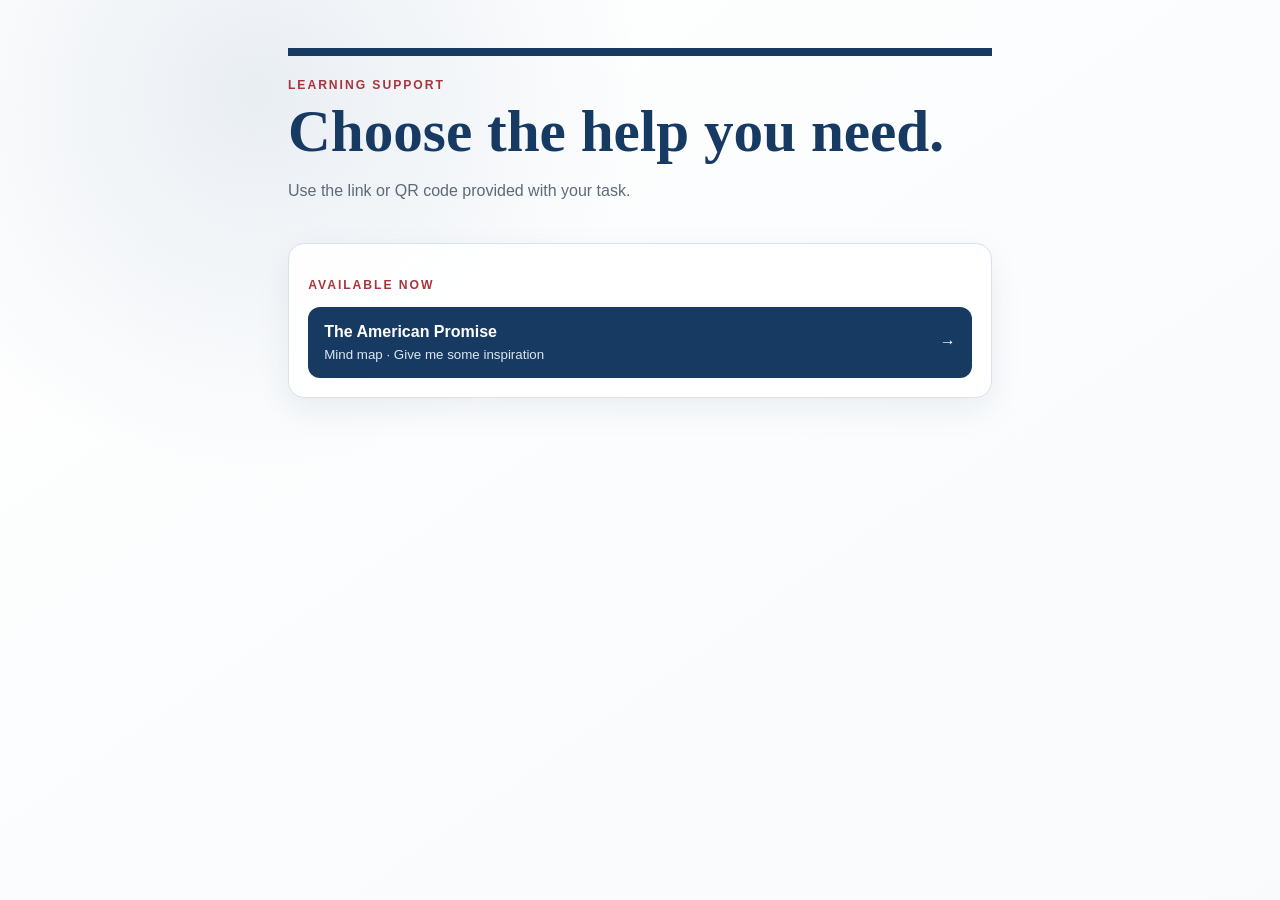
<file: index.html>
<!doctype html>
<html lang="en">
<head>
  <meta charset="utf-8">
  <meta name="viewport" content="width=device-width, initial-scale=1">
  <meta name="theme-color" content="#173a63">
  <title>Learning Support</title>
  <link rel="stylesheet" href="./assets/style.css">
</head>
<body>
  <main class="shell">
    <header class="brand">
      <span class="eyebrow">LEARNING SUPPORT</span>
      <h1>Choose the help you need.</h1>
      <p>Use the link or QR code provided with your task.</p>
    </header>
    <section class="card">
      <p class="label">AVAILABLE NOW</p>
      <a class="help-link" href="./american-promise/mindmap/">
        <span>
          <strong>The American Promise</strong>
          <small>Mind map · Give me some inspiration</small>
        </span>
        <span aria-hidden="true">→</span>
      </a>
    </section>
  </main>
</body>
</html>
</file>
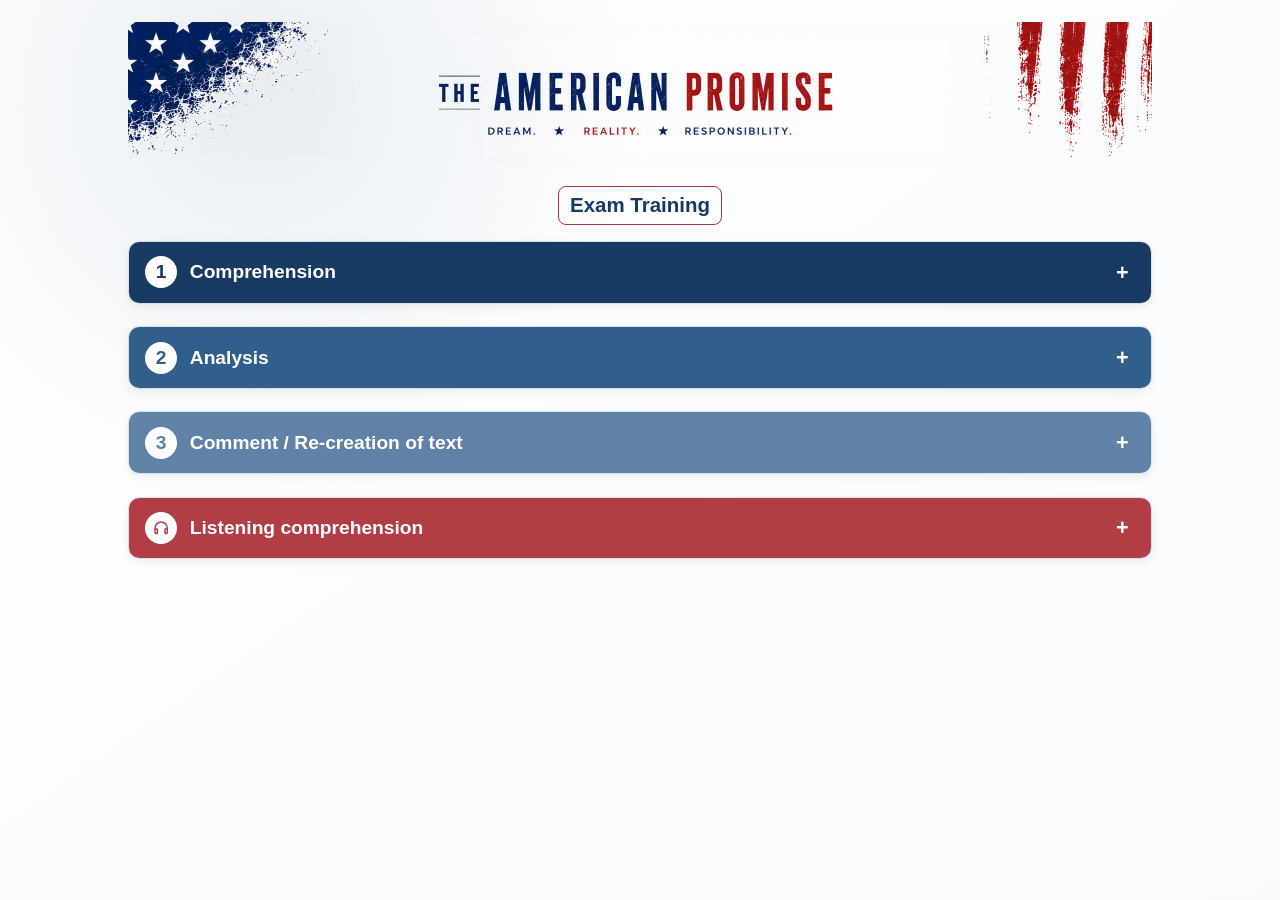
<file: american-promise/index.html>
<!doctype html>
<html lang="en">
<head>
  <meta charset="utf-8">
  <meta name="viewport" content="width=device-width, initial-scale=1">
  <meta name="theme-color" content="#173a63">
  <title>Exam Training · The American Promise</title>
  <link rel="stylesheet" href="../assets/style.css?v=6">
  <style>
    :root {
      --comp:#173a63;
      --comp-soft:#eaf0f6;
      --analysis:#2f5f8a;
      --analysis-soft:#edf3f8;
      --production:#5f82a6;
      --production-soft:#f0f4f8;
      --listening:#b33d45;
      --listening-soft:#faecee;
    }

    .exam-section {
      --section-color:var(--navy);
      --section-soft:#eef2f6;
      margin:0 0 1.4rem;
      border:1px solid var(--line);
      border-radius:.7rem;
      overflow:hidden;
      background:#fff;
      box-shadow:0 .18rem .55rem rgba(23,58,99,.08);
    }

    .exam-section.comprehension {
      --section-color:var(--comp);
      --section-soft:var(--comp-soft);
    }

    .exam-section.analysis {
      --section-color:var(--analysis);
      --section-soft:var(--analysis-soft);
    }

    .exam-section.production {
      --section-color:var(--production);
      --section-soft:var(--production-soft);
    }

    .exam-section.listening {
      --section-color:var(--listening);
      --section-soft:var(--listening-soft);
    }

    .exam-heading {
      margin:0;
    }

    .exam-toggle {
      display:flex;
      align-items:center;
      width:100%;
      gap:.8rem;
      margin:0;
      padding:.9rem 1rem;
      border:0;
      background:var(--section-color);
      color:#fff;
      font:inherit;
      font-size:1.2rem;
      font-weight:700;
      line-height:1.25;
      text-align:left;
      cursor:pointer;
    }

    .exam-toggle:focus-visible {
      outline:3px solid color-mix(in srgb, var(--section-color) 35%, #fff);
      outline-offset:-3px;
    }

    .exam-title {
      flex:1 1 auto;
    }

    .exam-chevron {
      display:grid;
      place-items:center;
      flex:0 0 1.6rem;
      width:1.6rem;
      height:1.6rem;
      font-size:1.35rem;
      font-weight:800;
      line-height:1;
    }

    .exam-symbol {
      display:grid;
      place-items:center;
      flex:0 0 2rem;
      width:2rem;
      height:2rem;
      border-radius:50%;
      background:#fff;
      color:var(--section-color);
    }

    .exam-symbol svg {
      width:1.15rem;
      height:1.15rem;
      fill:none;
      stroke:currentColor;
      stroke-width:1.9;
      stroke-linecap:round;
      stroke-linejoin:round;
    }

    .exam-number {
      display:grid;
      place-items:center;
      flex:0 0 2rem;
      width:2rem;
      height:2rem;
      border-radius:50%;
      background:#fff;
      color:var(--section-color);
      font-weight:850;
    }

    .exam-body {
      padding:1rem;
    }

    .exam-body[hidden] {
      display:none;
    }

    .section-note {
      margin:0;
      color:#2f3d4c;
      line-height:1.55;
    }

    .section-note strong {
      color:var(--section-color);
    }

    .operator-box {
      margin:1rem 0 1.05rem;
      padding:.9rem;
      border:1px solid color-mix(in srgb, var(--section-color) 22%, #d9dee4);
      border-left:.42rem solid var(--section-color);
      border-radius:.6rem;
      background:var(--section-soft);
    }

    .operator-header {
      display:flex;
      align-items:center;
      gap:.65rem;
      margin:0;
    }

    .operator-icon {
      display:grid;
      place-items:center;
      flex:0 0 2.15rem;
      width:2.15rem;
      height:2.15rem;
      border-radius:50%;
      background:#fff;
      color:var(--section-color);
      border:1px solid color-mix(in srgb, var(--section-color) 24%, #d9dee4);
    }

    .operator-icon svg {
      width:1.25rem;
      height:1.25rem;
      fill:none;
      stroke:currentColor;
      stroke-width:1.9;
      stroke-linecap:round;
      stroke-linejoin:round;
    }

    .operator-heading-wrap {
      min-width:0;
    }

    .operator-kicker {
      display:block;
      margin:0 0 .05rem;
      color:#5a6672;
      font-size:.72rem;
      font-weight:800;
      letter-spacing:.08em;
      text-transform:uppercase;
    }

    .operator-title {
      margin:0;
      color:var(--section-color);
      font-size:1rem;
      font-weight:850;
      line-height:1.2;
    }

    .operator-intro {
      margin:.55rem 0 .75rem;
      color:#43505d;
      font-size:.91rem;
      line-height:1.45;
    }

    .operator-grid {
      display:grid;
      grid-template-columns:repeat(2,minmax(0,1fr));
      gap:.58rem;
    }

    .operator-item {
      padding:.7rem .76rem;
      border:1px solid rgba(70,85,100,.16);
      border-top:.22rem solid var(--section-color);
      border-radius:.4rem;
      background:#fff;
      line-height:1.43;
    }

    .operator-item strong {
      display:block;
      margin-bottom:.15rem;
      color:var(--section-color);
    }

    .support-label {
      margin:1rem 0 .55rem;
      color:var(--section-color);
      font-size:.92rem;
      font-weight:850;
      letter-spacing:.035em;
      text-transform:uppercase;
    }

    .support-links {
      display:grid;
      gap:.65rem;
    }

    .support-link {
      display:block;
      padding:.82rem .92rem;
      border:1px solid var(--line);
      border-left:.3rem solid var(--section-color);
      border-radius:.5rem;
      background:#fff;
      color:var(--ink);
      text-decoration:none;
      transition:transform .15s ease, box-shadow .15s ease;
    }

    .support-link:hover,
    .support-link:focus-visible {
      transform:translateY(-1px);
      box-shadow:0 .25rem .65rem rgba(23,58,99,.12);
      outline:none;
    }

    .support-link strong {
      display:flex;
      align-items:center;
      justify-content:space-between;
      gap:.7rem;
      color:var(--section-color);
    }

    .support-link strong::after {
      content:"›";
      color:var(--section-color);
      font-size:1.35rem;
      line-height:1;
    }

    .support-link span {
      display:block;
      margin-top:.2rem;
      color:#2f3d4c;
      line-height:1.43;
    }

    .video-title {
      display:flex !important;
      align-items:center;
      gap:.5rem;
      margin:0 !important;
      color:inherit !important;
    }

    .video-icon {
      display:grid !important;
      place-items:center;
      flex:0 0 1.65rem;
      width:1.65rem;
      height:1.65rem;
      margin:0 !important;
      border-radius:50%;
      background:var(--section-soft);
      color:var(--section-color) !important;
    }

    .video-icon svg {
      width:1rem;
      height:1rem;
      fill:none;
      stroke:currentColor;
      stroke-width:1.9;
      stroke-linecap:round;
      stroke-linejoin:round;
    }

    .page-note {
      margin:.3rem 0 1rem;
      padding:.75rem .85rem;
      color:#566270;
      font-size:.84rem;
      line-height:1.45;
    }

    @media (max-width:42rem) {
      .operator-grid {
        grid-template-columns:1fr;
      }
    }
  </style>
</head>
<body class="support-page american-promise">
  <main class="shell unit-shell">
    <header class="unit-header">
      <img class="unit-banner" src="../assets/american-promise-support-header.svg?v=2" alt="Support — The American Promise — Dream. Reality. Responsibility.">
    </header>

    <h1 class="support-title">Exam Training</h1>


    <section class="exam-section comprehension">
      <h2 class="exam-heading">
        <button class="exam-toggle" type="button" aria-expanded="false" aria-controls="exam-comprehension">
          <span class="exam-number">1</span><span class="exam-title">Comprehension</span><span class="exam-chevron" aria-hidden="true">+</span>
        </button>
      </h2>
      <div class="exam-body" id="exam-comprehension" hidden>
        <p class="section-note">
          Show that you have understood the text and can present the relevant information clearly and concisely. Comprehension tasks test your <strong>selective understanding</strong> of the text: there will usually be information that should be left out. Pay close attention to the <strong>focus specified in the task</strong> and select only the information that directly answers it.
        </p>

        <div class="operator-box">
          <div class="operator-header">
            <span class="operator-icon" aria-hidden="true">
              <svg viewBox="0 0 24 24">
                <rect x="5" y="3.5" width="14" height="17" rx="2"></rect>
                <path d="M8.5 8h7M8.5 11.8h7M8.5 15.6h4.8"></path>
              </svg>
            </span>
            <div class="operator-heading-wrap">
              <span class="operator-kicker">Task words</span>
              <h3 class="operator-title">Operators</h3>
            </div>
          </div>
          <p class="operator-intro">The operator tells you exactly what kind of response the task requires.</p>

          <div class="operator-grid">
            <div class="operator-item"><strong>outline</strong>Give the main features, structure or general principles of something.</div>
            <div class="operator-item"><strong>summarize / sum up</strong>Give a concise account of the main points or ideas.</div>
            <div class="operator-item"><strong>state</strong>Present the main aspects briefly and clearly.</div>
            <div class="operator-item"><strong>point out</strong>Find and explain certain aspects.</div>
            <div class="operator-item"><strong>describe</strong>Give a detailed account of what somebody or something is like.</div>
          </div>
        </div>

        <div class="support-label">Further support</div>
        <div class="support-links">
          <a class="support-link" href="comprehension/">
            <strong>Comprehension task: structure and language</strong>
            <span>Task focus, TATTT sentence, structure, language and the most important things to avoid.</span>
          </a>
        </div>
      </div>
    </section>

    <section class="exam-section analysis">
      <h2 class="exam-heading">
        <button class="exam-toggle" type="button" aria-expanded="false" aria-controls="exam-analysis">
          <span class="exam-number">2</span><span class="exam-title">Analysis</span><span class="exam-chevron" aria-hidden="true">+</span>
        </button>
      </h2>
      <div class="exam-body" id="exam-analysis" hidden>
        <p class="section-note">
          Examine <strong>how</strong> a text works. Support your findings with suitable textual evidence and explain how individual aspects contribute to meaning, effect or the overall argument. Always keep the specific focus of the task in mind rather than analysing every possible feature.
        </p>

        <div class="operator-box">
          <div class="operator-header">
            <span class="operator-icon" aria-hidden="true">
              <svg viewBox="0 0 24 24">
                <rect x="5" y="3.5" width="14" height="17" rx="2"></rect>
                <path d="M8.5 8h7M8.5 11.8h7M8.5 15.6h4.8"></path>
              </svg>
            </span>
            <div class="operator-heading-wrap">
              <span class="operator-kicker">Task words</span>
              <h3 class="operator-title">Operators</h3>
            </div>
          </div>
          <p class="operator-intro">The operator tells you exactly what kind of analysis or explanation the task requires.</p>

          <div class="operator-grid">
            <div class="operator-item"><strong>analyse</strong>Describe and explain relevant aspects in detail.</div>
            <div class="operator-item"><strong>examine</strong>Describe and explain a particular aspect in detail.</div>
            <div class="operator-item"><strong>explain</strong>Make something clear by giving reasons, details or relevant aspects.</div>
            <div class="operator-item"><strong>compare</strong>Show relevant similarities and differences.</div>
            <div class="operator-item"><strong>characterize</strong>Provide a thorough analysis of a character.</div>
            <div class="operator-item"><strong>interpret</strong>Explain the meaning, purpose or message of something.</div>
          </div>
        </div>

        <div class="support-label">Further support</div>
        <div class="support-links">
          <a class="support-link" href="analysing-speeches/">
            <strong>Analysing (political) speeches</strong>
            <span>Method sheet: context, communicative strategies, tone, stylistic devices, line of argument, delivery and conclusion.</span>
          </a>

          <a class="support-link" href="line-of-argument/">
            <strong>Reconstructing the line of argument</strong>
            <span>Identify main ideas, connections and the function of individual sections within the overall argument.</span>
          </a>
          <a class="support-link video-link" href="https://youtu.be/8Trba7jibr8?si=7l4JhcfsR2T9mJ0p" target="_blank" rel="noopener noreferrer">
            <strong><span class="video-title"><span class="video-icon" aria-hidden="true"><svg viewBox="0 0 24 24"><rect x="3.5" y="5" width="17" height="14" rx="2"></rect><path d="m10 9 5 3-5 3V9Z"></path></svg></span>Video tutorial: Line of argument</span></strong>
            <span>Watch the video for an additional explanation of how to reconstruct and describe a text’s line of argument.</span>
          </a>

          <a class="support-link" href="device-to-argument/">
            <strong>From device to overall argument</strong>
            <span>Move from identifying a stylistic device to explaining its effect and its contribution to the wider argument.</span>
          </a>
        </div>
      </div>
    </section>

    <section class="exam-section production">
      <h2 class="exam-heading">
        <button class="exam-toggle" type="button" aria-expanded="false" aria-controls="exam-production">
          <span class="exam-number">3</span><span class="exam-title">Comment / Re-creation of text</span><span class="exam-chevron" aria-hidden="true">+</span>
        </button>
      </h2>
      <div class="exam-body" id="exam-production" hidden>
        <p class="section-note">
          Develop your own well-founded response or produce a text for a specific communicative situation. Pay attention to <strong>purpose, audience and text type</strong> and make sure that your ideas are relevant to the exact task.
        </p>

        <div class="operator-box">
          <div class="operator-header">
            <span class="operator-icon" aria-hidden="true">
              <svg viewBox="0 0 24 24">
                <rect x="5" y="3.5" width="14" height="17" rx="2"></rect>
                <path d="M8.5 8h7M8.5 11.8h7M8.5 15.6h4.8"></path>
              </svg>
            </span>
            <div class="operator-heading-wrap">
              <span class="operator-kicker">Task words</span>
              <h3 class="operator-title">Operators</h3>
            </div>
          </div>
          <p class="operator-intro">The operator tells you whether you are expected to argue, evaluate or produce a particular text type.</p>

          <div class="operator-grid">
            <div class="operator-item"><strong>comment (on)</strong>State your opinion clearly and support it with evidence or reasons.</div>
            <div class="operator-item"><strong>discuss</strong>Give reasons for and against an issue and come to a well-founded conclusion.</div>
            <div class="operator-item"><strong>assess / evaluate</strong>Express a well-founded opinion on the nature or quality of something.</div>
            <div class="operator-item"><strong>write (+ text type)</strong>Produce a text with the specific features of the required text type.</div>
          </div>
        </div>

        <div class="support-label">Further support</div>
        <div class="support-links">
          <a class="support-link" href="argumentative-writing/">
            <strong>Argumentative writing</strong>
            <span>Plan and structure a comment, discussion or evaluation and develop convincing arguments.</span>
          </a>
          <a class="support-link video-link" href="https://youtu.be/Njn09pV5xJc?si=KvK0uR48SG9Ng_ug" target="_blank" rel="noopener noreferrer">
            <strong><span class="video-title"><span class="video-icon" aria-hidden="true"><svg viewBox="0 0 24 24"><rect x="3.5" y="5" width="17" height="14" rx="2"></rect><path d="m10 9 5 3-5 3V9Z"></path></svg></span>Video tutorial: Argumentative writing</span></strong>
            <span>Watch the video for an additional explanation of how to structure and develop an argumentative response.</span>
          </a>
          <a class="support-link" href="letter-to-editor/">
            <strong>Writing a letter to the editor</strong>
            <span>Purpose, structure, layout and useful language for a concise and persuasive letter to the editor.</span>
          </a>
        </div>
      </div>
    </section>

    <section class="exam-section listening">
      <h2 class="exam-heading">
        <button class="exam-toggle" type="button" aria-expanded="false" aria-controls="exam-listening">
          <span class="exam-symbol" aria-hidden="true">
            <svg viewBox="0 0 24 24">
              <path d="M4 13v-1a8 8 0 0 1 16 0v1"></path>
              <path d="M4 13h3v6H5.5A1.5 1.5 0 0 1 4 17.5V13Z"></path>
              <path d="M20 13h-3v6h1.5a1.5 1.5 0 0 0 1.5-1.5V13Z"></path>
            </svg>
          </span>
          <span class="exam-title">Listening comprehension</span>
          <span class="exam-chevron" aria-hidden="true">+</span>
        </button>
      </h2>
      <div class="exam-body" id="exam-listening" hidden>
        <p class="section-note">
          Listening tasks test whether you can identify <strong>relevant information while listening</strong>. Read the task carefully before the recording starts, focus on what is actually being asked and do not try to understand every single word.
        </p>

        <div class="operator-box">
          <div class="operator-header">
            <span class="operator-icon" aria-hidden="true">
              <svg viewBox="0 0 24 24">
                <path d="M5 12h2M9 8v8M13 5v14M17 8v8M21 11v2"></path>
              </svg>
            </span>
            <div class="operator-heading-wrap">
              <span class="operator-kicker">Key strategies</span>
              <h3 class="operator-title">Listen selectively</h3>
            </div>
          </div>
          <p class="operator-intro">Use the task as your guide. In particular, be prepared for <strong>paraphrases</strong> and <strong>distractors</strong>: understanding the meaning matters more than recognising individual words.</p>

          <div class="operator-grid">
            <div class="operator-item"><strong>Before listening</strong>Use the limited reading time to understand the task and the kind of information you need. Do not try to analyse every answer option in detail.</div>
            <div class="operator-item"><strong>Listen for meaning</strong>Focus on the overall message and the information required by the task instead of trying to understand every single word.</div>
            <div class="operator-item"><strong>Expect paraphrases</strong>The correct answer will often express the same idea in different words. Do not wait for an exact phrase from the recording to appear in the task.</div>
            <div class="operator-item"><strong>Watch out for distractors</strong>Wrong options may contain words or details that are actually mentioned in the recording. Check whether the option really answers the question.</div>
            <div class="operator-item"><strong>Use the second listening</strong>Confirm, correct or complete your answers and focus especially on items you were unsure about.</div>
            <div class="operator-item"><strong>Keep going</strong>If you miss one detail, do not stop mentally. Continue listening so that you do not miss the next answer as well.</div>
          </div>
        </div>
      </div>
    </section>
  </main>

  <script>
    document.querySelectorAll('.exam-toggle').forEach((button) => {
      button.addEventListener('click', () => {
        const panel = document.getElementById(button.getAttribute('aria-controls'));
        const isOpen = button.getAttribute('aria-expanded') === 'true';

        document.querySelectorAll('.exam-toggle').forEach((otherButton) => {
          if (otherButton !== button) {
            otherButton.setAttribute('aria-expanded', 'false');
            otherButton.querySelector('.exam-chevron').textContent = '+';
            document.getElementById(otherButton.getAttribute('aria-controls')).hidden = true;
          }
        });

        button.setAttribute('aria-expanded', String(!isOpen));
        button.querySelector('.exam-chevron').textContent = isOpen ? '+' : '−';
        panel.hidden = isOpen;
      });
    });
  </script>
</body>
</html>
</file>
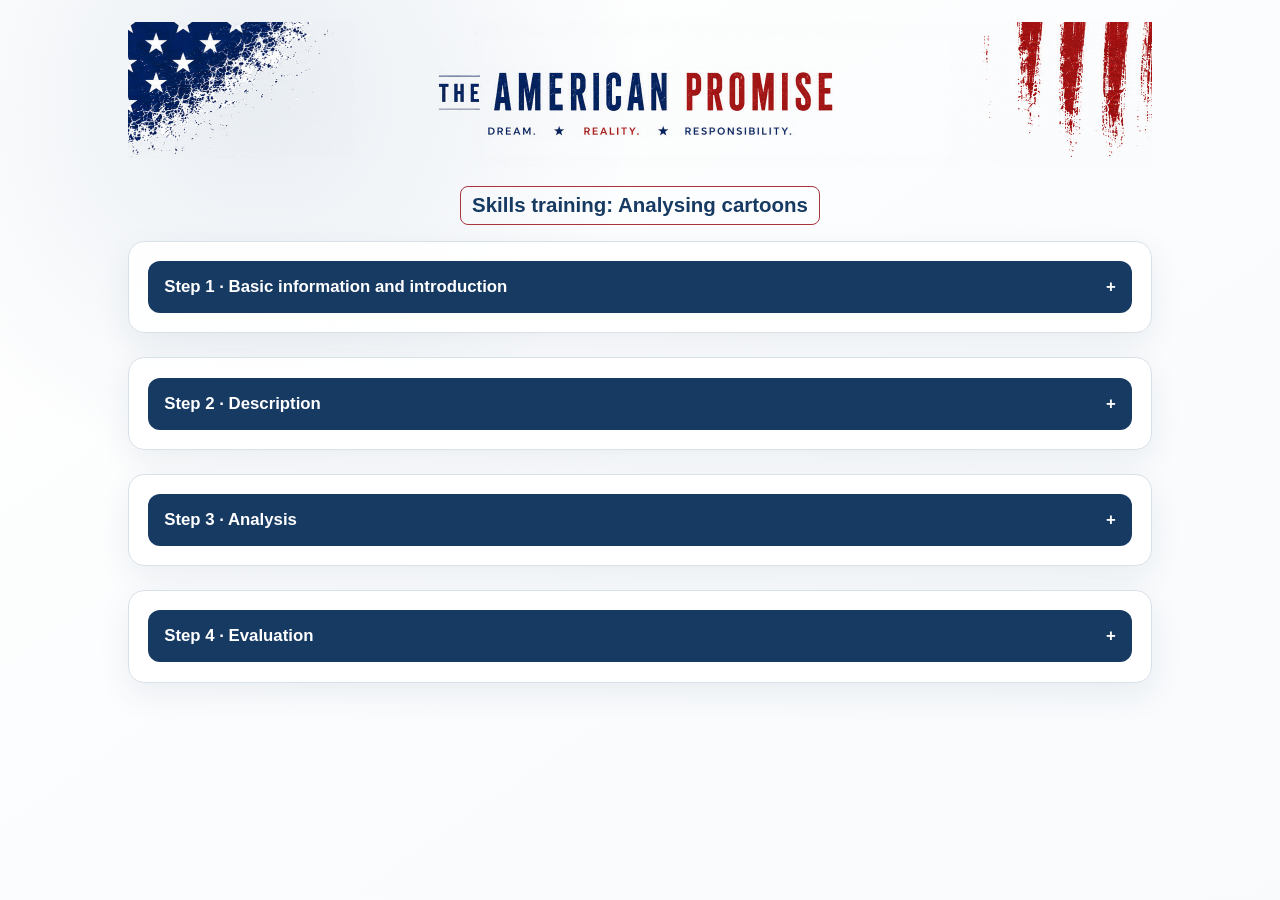
<file: american-promise/analysing-cartoons/index.html>
<!doctype html>
<html lang="en">
<head>
  <meta charset="utf-8">
  <meta name="viewport" content="width=device-width,initial-scale=1">
  <title>Skills training: Analysing cartoons</title>
  <link rel="stylesheet" href="../../assets/style.css?v=6">
</head>
<body>
  <main class="shell unit-shell">
    <header class="unit-header">
      <img class="unit-banner" src="../../assets/american-promise-support-header.svg?v=2" alt="The American Promise – Support">
    </header>

    <h1 class="support-title">Skills training: Analysing cartoons</h1>

    <section class="accordion-stack" aria-label="Cartoon-analysis support">
      <article class="support-card">
        <button class="reveal-button" type="button" aria-expanded="false" aria-controls="introduction-panel">
          <span>Step 1 · Basic information and introduction</span><span aria-hidden="true">+</span>
        </button>
        <div class="accordion-content hidden" id="introduction-panel">
          <aside class="cartoon-definition"><strong>Cartoon / caricature:</strong> A cartoon is an amusing or critical drawing in a newspaper or magazine that deals with human nature or a current political or social issue. It often reduces a complex issue to a memorable visual message.</aside>
          <p class="method-focus">Start by identifying the cartoon and its central idea.</p>
          <ul class="question-list">
            <li>What is your first impression of the cartoon?</li>
            <li>What is the cartoon about? What is its topic or central idea?</li>
            <li>Is it in black and white or in colour?</li>
            <li>What is the name of the cartoonist?</li>
            <li>Where and when was the cartoon published?</li>
          </ul>
          <div class="phrase-group">
            <h2 class="phrase-heading">Useful phrases for introducing a cartoon</h2>
            <ul class="phrase-list">
              <li>The cartoon was drawn by ... and was published / appeared in ... on ...</li>
              <li>It was created in response to ...</li>
              <li>At first glance, the cartoon appears to ...</li>
              <li>It shows / deals with / refers to / comments on ...</li>
              <li>The cartoonist makes fun of / criticises ... for ...</li>
            </ul>
          </div>
          <aside class="cartoon-tip"><strong>Keep it concise:</strong> Your introduction should provide the basic information and lead towards the topic. Detailed observations belong in the description.</aside>
        </div>
      </article>

      <article class="support-card">
        <button class="reveal-button" type="button" aria-expanded="false" aria-controls="description-panel">
          <span>Step 2 · Description</span><span aria-hidden="true">+</span>
        </button>
        <div class="accordion-content hidden" id="description-panel">
          <p class="method-focus">Describe what can be seen before explaining what it means.</p>
          <ul class="question-list">
            <li>Which people, objects and details are shown? Where are they positioned?</li>
            <li>What is happening in the foreground, middle ground and background?</li>
            <li>Which colours and drawing style does the cartoonist use?</li>
            <li>Are there any labels, captions or speech bubbles? What do they say?</li>
            <li>Which people, events or current trends does the cartoon refer to?</li>
          </ul>

          <div class="phrase-group">
            <h2 class="phrase-heading">Useful phrases for describing a cartoon</h2>
            <ul class="phrase-list">
              <li>The cartoon consists of / is made up of ... / is divided into ...</li>
              <li>The cartoon is in black and white / in colour.</li>
              <li>The cartoonist uses thick outlines, geometric shapes and vivid colours.</li>
              <li>In the centre / foreground / background, ...</li>
              <li>At the top / bottom, ...</li>
              <li>On the left-hand / right-hand side of the cartoon, ...</li>
              <li>There is a short / ironic caption underneath. It says / states that ...</li>
              <li>There is a speech bubble / thought bubble / label in / on / next to ...</li>
              <li>The speech bubble / label reads “...”</li>
            </ul>
          </div>
          <aside class="cartoon-tip"><strong>Stay objective:</strong> In the description, name visible details systematically. Do not interpret their effect yet.</aside>
        </div>
      </article>

      <article class="support-card">
        <button class="reveal-button" type="button" aria-expanded="false" aria-controls="analysis-panel">
          <span>Step 3 · Analysis</span><span aria-hidden="true">+</span>
        </button>
        <div class="accordion-content hidden" id="analysis-panel">
          <p class="method-focus">Explain how the visual and verbal techniques create and communicate the cartoon’s message.</p>
          <ul class="technique-list" aria-label="Common cartoon techniques">
            <li>symbols</li>
            <li>irony</li>
            <li>exaggeration</li>
            <li>caricature</li>
            <li>wordplay</li>
            <li>labels</li>
            <li>captions</li>
            <li>speech bubbles</li>
            <li>colour</li>
            <li>composition</li>
          </ul>
          <ul class="question-list">
            <li>Are figures, groups or issues presented positively or negatively? How is this achieved?</li>
            <li>Which techniques are used, and what effect do they have?</li>
            <li>How do drawing style, colour scheme and composition contribute to the overall impression?</li>
            <li>Does the cartoon criticise particular people, current events or social trends? If so, what is criticised and how?</li>
            <li>What point is the cartoonist trying to make? How is the message conveyed?</li>
          </ul>

          <div class="cartoon-contrast">
            <div>
              <h2>Description</h2>
              <p><em>The politician is drawn with an oversized head.</em></p>
            </div>
            <div>
              <h2>Analysis</h2>
              <p><em>The exaggerated head caricatures the politician and makes him appear self-important.</em></p>
            </div>
          </div>

          <div class="phrase-group">
            <h2 class="phrase-heading">Useful phrases for analysing the message</h2>
            <ul class="phrase-list">
              <li>The cartoon represents / is a caricature of ...</li>
              <li>The cartoon plays on the stereotypical view of ...</li>
              <li>... is exaggerated / stressed / symbolic of ...</li>
              <li>The characteristics of ... are simplified / exaggerated through ...</li>
              <li>The cartoon is particularly eye-catching because of its use of ...</li>
              <li>The symbol of ... represents / suggests ...</li>
              <li>The contrast between ... and ... highlights ...</li>
              <li>The humour lies in the discrepancy / contrast / parallel / misunderstanding between ... and ...</li>
              <li>The use of ... reinforces the cartoonist’s message that ...</li>
              <li>The cartoon conveys its message / gets its message across through ...</li>
            </ul>
          </div>
          <aside class="cartoon-tip"><strong>Build each point:</strong> Name the technique, refer to a precise visual detail, explain its effect and connect it to the overall message.</aside>
        </div>
      </article>

      <article class="support-card">
        <button class="reveal-button" type="button" aria-expanded="false" aria-controls="evaluation-panel">
          <span>Step 4 · Evaluation</span><span aria-hidden="true">+</span>
        </button>
        <div class="accordion-content hidden" id="evaluation-panel">
          <p class="method-focus">Assess the cartoon as a visual argument and support your judgement with evidence.</p>
          <ul class="question-list">
            <li>How effective is the cartoon as a visual message? Give reasons and use your background knowledge.</li>
            <li>Is the cartoon’s message convincing? Why or why not?</li>
            <li>Do you agree or disagree with the cartoonist’s position?</li>
            <li>If the cartoon is compared with a text: To what extent does it support, complement or contradict the text’s message?</li>
          </ul>

          <div class="phrase-group is-red">
            <h2 class="phrase-heading">Useful phrases for evaluating a cartoon</h2>
            <ul class="phrase-list">
              <li>The cartoon (only partly) achieves its aim of ...</li>
              <li>By combining ... with ..., the cartoonist succeeds in ...</li>
              <li>The cartoonist is (not) successful in presenting / criticising ... because ...</li>
              <li>The cartoon is convincing / simplistic / confusing / unfair because ...</li>
              <li>The cartoon offers a powerful / oversimplified view of ...</li>
              <li>The cartoonist skilfully / effectively shows ...</li>
              <li>Unfortunately, it remains unclear whether ...</li>
              <li>I agree / disagree with the cartoonist’s position because ...</li>
              <li>In comparison with the text, the cartoon supports / complements / contradicts the idea that ...</li>
            </ul>
          </div>
          <aside class="cartoon-tip"><strong>Remember:</strong> Evaluation is more than personal preference. Base your judgement on the cartoon’s techniques, message, context and effect on the viewer.</aside>
        </div>
      </article>
    </section>
  </main>

  <script>
    document.querySelectorAll('.reveal-button').forEach((button) => {
      button.addEventListener('click', () => {
        const panel = document.getElementById(button.getAttribute('aria-controls'));
        const isOpen = button.getAttribute('aria-expanded') === 'true';
        button.setAttribute('aria-expanded', String(!isOpen));
        panel.classList.toggle('hidden', isOpen);
        button.lastElementChild.textContent = isOpen ? '+' : '−';
      });
    });
  </script>
</body>
</html>
</file>
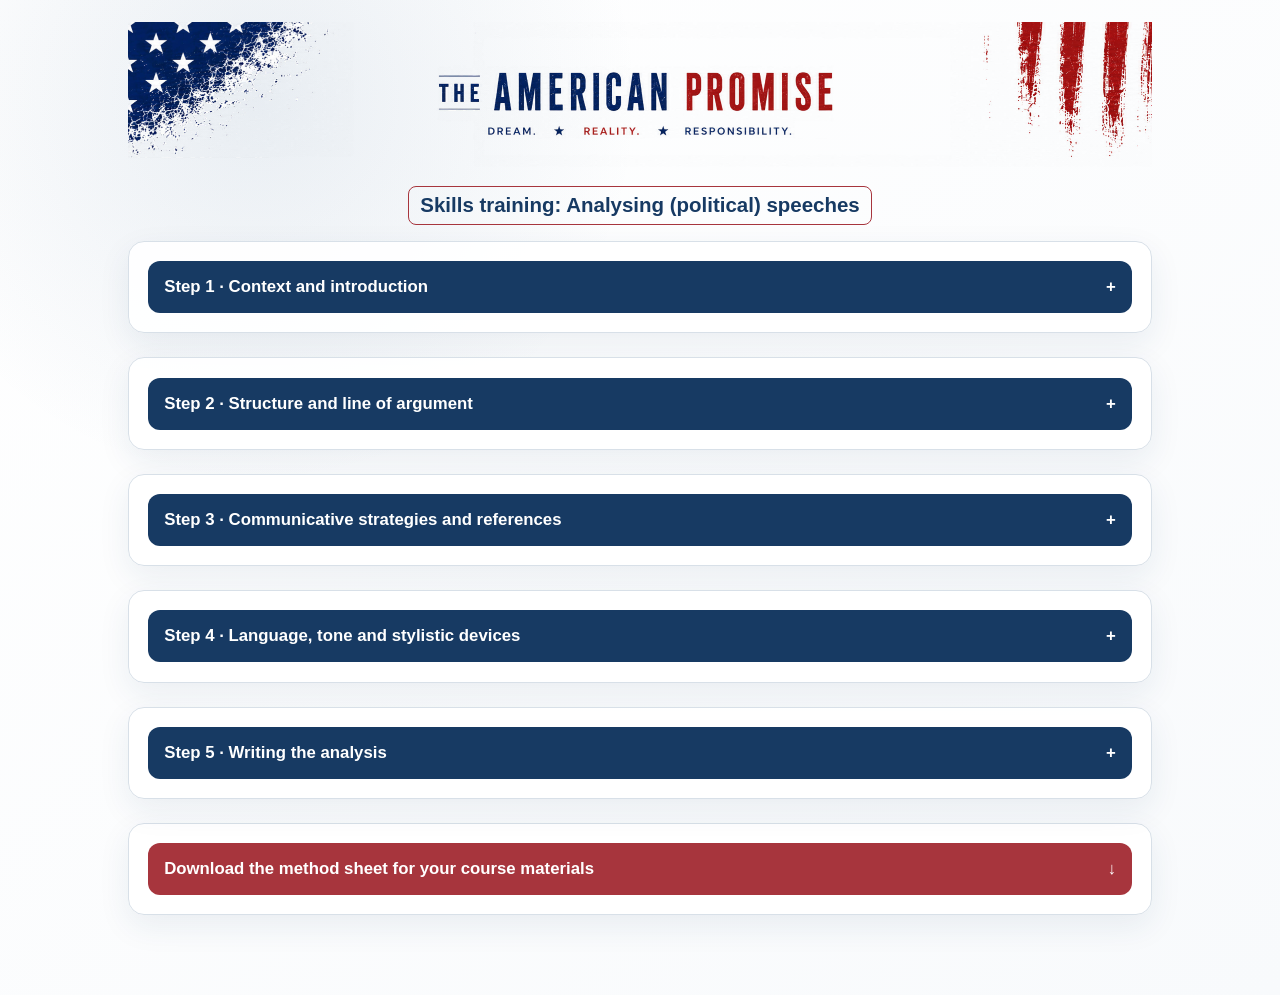
<file: american-promise/analysing-speeches/index.html>
<!doctype html>
<html lang="en">
<head>
  <meta charset="utf-8">
  <meta name="viewport" content="width=device-width,initial-scale=1">
  <meta name="theme-color" content="#173a63">
  <title>Skills training: Analysing (political) speeches</title>
  <link rel="stylesheet" href="../../assets/style.css?v=6">
  <style>
    .speech-intro,
    .speech-tip {
      margin:.9rem 0;
      padding:.9rem 1rem;
      border-left:.35rem solid var(--red);
      background:#eef2f6;
      color:var(--ink);
      line-height:1.55;
    }
    .speech-tip { border-left-color:var(--navy); background:#f8fafc; }
    .speech-intro strong,
    .speech-tip strong { color:var(--navy); }
    .aim-list,
    .speech-list { margin:.65rem 0 0; padding-left:1.25rem; }
    .aim-list li,
    .speech-list li { margin:.48rem 0; line-height:1.5; }
    .aim-list li::marker,
    .speech-list li::marker { color:var(--red); }
    .context-grid,
    .purpose-grid,
    .device-grid,
    .tone-grid {
      display:grid;
      grid-template-columns:repeat(2,minmax(0,1fr));
      gap:.75rem;
      margin:.85rem 0;
    }
    .context-item,
    .purpose-item,
    .device-item,
    .tone-item {
      padding:.82rem .9rem;
      border:1px solid var(--line);
      border-top:.25rem solid var(--navy);
      background:#f3f3f3;
      line-height:1.48;
    }
    .tone-item:nth-child(even) { border-top-color:var(--red); }
    .context-item strong,
    .purpose-item strong,
    .device-item strong,
    .tone-item strong { color:var(--navy); }
    .context-heading {
      display:flex;
      align-items:center;
      gap:.6rem;
      margin-bottom:.35rem;
    }
    .context-icon {
      display:grid;
      place-items:center;
      flex:0 0 2rem;
      width:2rem;
      height:2rem;
      border-radius:50%;
      background:#e4ebf2;
      color:var(--navy);
    }
    .context-icon svg {
      width:1.18rem;
      height:1.18rem;
      fill:none;
      stroke:currentColor;
      stroke-width:1.9;
      stroke-linecap:round;
      stroke-linejoin:round;
    }
    .purpose-item p,
    .device-item p,
    .tone-item p { margin:.3rem 0 0; color:var(--ink); line-height:1.48; }
    .strategy-list .device-item { border-top-color:var(--navy); }
    .model-introduction {
      margin:1rem 0 .2rem;
      padding:0;
      border:1.5px solid var(--red);
      border-radius:.45rem;
      overflow:hidden;
      background:#fff;
      color:var(--ink);
      line-height:1.55;
    }
    .model-label {
      display:flex;
      align-items:center;
      gap:.5rem;
      padding:.55rem .85rem;
      background:var(--red);
      color:#fff;
      font-weight:800;
    }
    .model-label svg {
      width:1.05rem;
      height:1.05rem;
      fill:none;
      stroke:currentColor;
      stroke-width:2;
      stroke-linecap:round;
      stroke-linejoin:round;
    }
    .model-introduction p { margin:0; padding:.9rem 1rem; color:var(--ink); }
    .model-introduction em { color:#2f3d4c; }
    .speech-structure { display:grid; gap:.8rem; margin:.9rem 0; }
    .speech-stage {
      display:grid;
      grid-template-columns:2.15rem 1fr;
      gap:.7rem;
      align-items:start;
    }
    .speech-stage p { margin:0; color:var(--ink); line-height:1.5; }
    .speech-stage strong { color:var(--navy); }
    .speech-stage .step-number { margin-top:.05rem; background:var(--red); }
    .device-heading {
      margin:1.2rem 0 .55rem!important;
      padding-bottom:.35rem;
      border-bottom:2px solid var(--line);
      color:var(--navy)!important;
    }
    .device-name { color:var(--red)!important; }
    .example-line {
      display:block;
      margin-top:.45rem;
      color:#2f3d4c;
      font-style:italic;
    }
    .example-line b { color:var(--navy); font-style:normal; }
    .device-section {
      margin:1rem 0 1.25rem;
      padding:.9rem;
      border:1px solid var(--line);
      border-radius:.5rem;
      background:#f8fafc;
    }
    .device-group-title {
      display:flex;
      align-items:center;
      gap:.65rem;
      margin:0 0 .8rem;
      color:var(--navy);
      font-size:1.02rem;
    }
    .device-group-label {
      display:grid;
      place-items:center;
      flex:0 0 2rem;
      width:2rem;
      height:2rem;
      border-radius:50%;
      background:var(--navy);
      color:#fff;
      font-size:.83rem;
      font-weight:850;
    }
    .device-section:nth-of-type(even) .device-group-label { background:var(--red); }
    .device-wide { grid-column:1 / -1; }
    .metaphor-examples {
      display:grid;
      grid-template-columns:repeat(2,minmax(0,1fr));
      gap:.35rem .8rem;
      margin:.6rem 0 0;
      padding:0;
      list-style:none;
      font-size:.92rem;
    }
    .metaphor-examples li { color:#2f3d4c; font-style:italic; }
    .metaphor-examples strong { color:var(--navy); font-style:normal; }
    .tone-grid {
      grid-template-columns:repeat(7,minmax(0,1fr));
      gap:.45rem;
    }
    .tone-item {
      display:flex;
      flex-direction:column;
      align-items:center;
      min-height:100%;
      padding:.65rem .55rem .75rem;
      text-align:center;
      border-top-width:.35rem;
    }
    .tone-item:nth-child(even) { border-top-color:var(--tone-accent); }
    .tone-icon {
      display:grid;
      place-items:center;
      width:2.55rem;
      height:2.55rem;
      margin-bottom:.48rem;
      border-radius:50%;
      background:rgba(255,255,255,.72);
      color:var(--tone-accent);
    }
    .tone-icon svg {
      width:1.8rem;
      height:1.8rem;
      fill:none;
      stroke:currentColor;
      stroke-width:1.8;
      stroke-linecap:round;
      stroke-linejoin:round;
    }
    .tone-item strong { font-size:.84rem; line-height:1.28; }
    .tone-item p { font-size:.79rem; line-height:1.35; }
    .tone-serious { --tone-accent:#48515d; background:#e6e8ea; border-top-color:#48515d; }
    .tone-hopeful { --tone-accent:#367b4c; background:#dcecdf; border-top-color:#367b4c; }
    .tone-humorous { --tone-accent:#548650; background:#e4f0df; border-top-color:#548650; }
    .tone-authentic { --tone-accent:#a86146; background:#f3e2d9; border-top-color:#a86146; }
    .tone-concerned { --tone-accent:#8a6b00; background:#f6edbf; border-top-color:#8a6b00; }
    .tone-mocking { --tone-accent:#315f8e; background:#dce7f2; border-top-color:#315f8e; }
    .tone-angry { --tone-accent:#a7353d; background:#f1dadd; border-top-color:#a7353d; }
    .analysis-chain {
      display:flex;
      flex-wrap:wrap;
      align-items:center;
      justify-content:center;
      gap:.5rem;
      margin:1rem 0;
      padding:.9rem;
      background:#eef2f6;
      border:1px solid var(--line);
    }
    .analysis-chain span {
      padding:.45rem .7rem;
      border-radius:999px;
      background:#fff;
      color:var(--navy);
      font-weight:800;
    }
    .analysis-chain b { color:var(--red); }
    .download-section { margin-top:1.5rem; }
    .download-card { padding:1.2rem; }
    .download-link {
      width:100%;
      display:flex;
      align-items:center;
      justify-content:space-between;
      gap:1rem;
      border:0;
      border-radius:.75rem;
      padding:1rem;
      text-decoration:none;
      background:var(--red);
      color:#fff;
      font:inherit;
      font-weight:800;
      font-size:1.05rem;
    }
    .download-link:hover,
    .download-link:focus-visible {
      background:#852a31;
      outline:3px solid rgba(167,53,61,.22);
      outline-offset:3px;
    }
    .accordion-stack > .support-card { scroll-margin-top:.75rem; }
    @media (max-width:58rem) {
      .tone-grid { grid-template-columns:repeat(4,minmax(0,1fr)); }
    }
    @media (max-width:42rem) {
      .context-grid,
      .purpose-grid,
      .device-grid { grid-template-columns:1fr; }
      .tone-grid { grid-template-columns:repeat(2,minmax(0,1fr)); }
      .device-wide { grid-column:auto; }
      .metaphor-examples { grid-template-columns:1fr; }
      .speech-stage { grid-template-columns:1.9rem 1fr; gap:.5rem; }
      .download-card { padding:.75rem; }
      .download-link { font-size:1rem; }
    }
  </style>
</head>
<body>
  <main class="shell unit-shell">
    <header class="unit-header">
      <img class="unit-banner" src="../../assets/american-promise-support-header.svg?v=2" alt="The American Promise – Support">
    </header>

    <h1 class="support-title">Skills training: Analysing (political) speeches</h1>

    <section class="accordion-stack" aria-label="Speech-analysis support">
      <article class="support-card">
        <button class="reveal-button" type="button" aria-expanded="false" aria-controls="context-panel">
          <span>Step 1 · Context and introduction</span><span aria-hidden="true">+</span>
        </button>
        <div class="accordion-content hidden" id="context-panel">
          <aside class="speech-intro">
            Political speeches are usually <strong>carefully crafted</strong>: speakers choose their words to influence a particular audience in a particular situation. A speech may aim to raise awareness, promote a vision, convince listeners or challenge them to act. Often, several of these aims overlap.
          </aside>

          <p class="method-focus">Before analysing the speech, establish its communicative situation.</p>
          <div class="context-grid">
            <div class="context-item">
              <div class="context-heading"><span class="context-icon" aria-hidden="true"><svg viewBox="0 0 24 24"><circle cx="12" cy="8" r="3.5"/><path d="M5.5 20c.6-4 2.8-6 6.5-6s5.9 2 6.5 6"/></svg></span><strong>Who?</strong></div>
              Who is speaking, and what is their role at this point in time?
            </div>
            <div class="context-item">
              <div class="context-heading"><span class="context-icon" aria-hidden="true"><svg viewBox="0 0 24 24"><rect x="3.5" y="5" width="17" height="15" rx="2"/><path d="M7.5 3v4M16.5 3v4M3.5 9.5h17"/></svg></span><strong>When and on what occasion?</strong></div>
              Was the speech given before an election, after a major event or during a public debate?
            </div>
            <div class="context-item">
              <div class="context-heading"><span class="context-icon" aria-hidden="true"><svg viewBox="0 0 24 24"><path d="M12 21s6-5.2 6-11a6 6 0 1 0-12 0c0 5.8 6 11 6 11Z"/><circle cx="12" cy="10" r="2"/></svg></span><strong>Where?</strong></div>
              In which country and at what kind of venue was the speech delivered?
            </div>
            <div class="context-item">
              <div class="context-heading"><span class="context-icon" aria-hidden="true"><svg viewBox="0 0 24 24"><circle cx="9" cy="8" r="3"/><circle cx="17" cy="9" r="2.5"/><path d="M3.5 20c.4-4 2.2-6 5.5-6s5.1 2 5.5 6M14 15c3.7-.7 5.8 1 6.5 4.5"/></svg></span><strong>To whom?</strong></div>
              Who is the audience: supporters, opponents, politicians, workers, students or the wider public?
            </div>
            <div class="context-item">
              <div class="context-heading"><span class="context-icon" aria-hidden="true"><svg viewBox="0 0 24 24"><circle cx="12" cy="12" r="8.5"/><circle cx="12" cy="12" r="4.5"/><circle cx="12" cy="12" r="1"/><path d="m15 9 5-5M16.5 4H20v3.5"/></svg></span><strong>With which aim?</strong></div>
              Does the speaker want to thank, convince, inspire, reassure, warn or challenge the audience?
            </div>
            <div class="context-item">
              <div class="context-heading"><span class="context-icon" aria-hidden="true"><svg viewBox="0 0 24 24"><path d="M4 5.5h16v11H9l-5 4v-15Z"/><path d="M8 9h8M8 12.5h5"/></svg></span><strong>On what topic?</strong></div>
              What issue, vision, problem or plan does the speaker address?
            </div>
          </div>

          <div class="model-introduction">
            <div class="model-label"><svg viewBox="0 0 24 24" aria-hidden="true"><path d="M4 18.5V21h2.5L18.8 8.7l-2.5-2.5L4 18.5Z"/><path d="m14.8 7.7 2.5 2.5M15.8 6.7l1.7-1.7a1.8 1.8 0 0 1 2.5 2.5l-1.7 1.7"/></svg><span>Example: introductory sentence</span></div>
            <p><em>The excerpt from Senator Barack Obama’s political speech “Change We Can Believe In”, his Democratic nomination victory speech delivered on 3 June 2008 in St Paul, Minnesota, aims to convince the audience that he is the right candidate for the 2008 presidential election and outlines his goals and beliefs.</em></p>
          </div>

          <div class="phrase-group">
            <h2 class="phrase-heading">Useful elements for your introductory sentence</h2>
            <ul class="phrase-list">
              <li>speaker and role</li>
              <li>title and text type</li>
              <li>occasion, place and date</li>
              <li>audience and topic</li>
              <li>central communicative aim</li>
            </ul>
          </div>
        </div>
      </article>

      <article class="support-card">
        <button class="reveal-button" type="button" aria-expanded="false" aria-controls="argument-panel">
          <span>Step 2 · Structure and line of argument</span><span aria-hidden="true">+</span>
        </button>
        <div class="accordion-content hidden" id="argument-panel">
          <p class="method-focus">Reconstruct how the speaker develops the central idea from beginning to end.</p>

          <div class="speech-structure">
            <div class="speech-stage">
              <span class="step-number">1</span>
              <p><strong>Introduction:</strong> The speaker attracts attention and establishes the purpose and topic, for example by asking a question, telling a short story, pointing out a problem or referring to a current event, object, image or statistic.</p>
            </div>
            <div class="speech-stage">
              <span class="step-number">2</span>
              <p><strong>Main part:</strong> The speaker develops the main ideas step by step, supports them with evidence and background information, illustrates them with examples or personal experience and may propose solutions.</p>
            </div>
            <div class="speech-stage">
              <span class="step-number">3</span>
              <p><strong>Conclusion:</strong> The speaker often summarises key ideas, presents an outlook, reaffirms a vision or ends with an emotional appeal or call for action.</p>
            </div>
          </div>

          <aside class="speech-tip"><strong>Common movement:</strong> Many speeches begin with a specific example, event or story and then move towards a more general problem, idea or vision.</aside>

          <div class="phrase-group">
            <h2 class="phrase-heading">Useful language for outlining the argument</h2>
            <ul class="phrase-list">
              <li>The speaker starts off with / begins by ...</li>
              <li>The speaker provides several arguments / facts for ...</li>
              <li>They compare ... with ... / illustrate ... / criticise ...</li>
              <li>They claim / state / concede / admit that ...</li>
              <li>They challenge / question / refute the idea that ...</li>
              <li>They focus on / provide background information about ...</li>
              <li>They suggest / offer a solution to ...</li>
              <li>The argument shifts from ... to ...</li>
              <li>The speaker concludes by suggesting / reaffirming / appealing for ...</li>
            </ul>
          </div>
        </div>
      </article>

      <article class="support-card">
        <button class="reveal-button" type="button" aria-expanded="false" aria-controls="strategies-panel">
          <span>Step 3 · Communicative strategies and references</span><span aria-hidden="true">+</span>
        </button>
        <div class="accordion-content hidden" id="strategies-panel">
          <aside class="speech-intro">Speakers use different communicative strategies to convey their message effectively, influence how it is received and engage their audience.</aside>

          <h2 class="device-heading">What these strategies may achieve</h2>
          <div class="purpose-grid">
            <div class="purpose-item"><strong>Build a connection</strong><p>through inclusive pronouns, personal stories, conversational language or humour</p></div>
            <div class="purpose-item"><strong>Make ideas accessible</strong><p>through examples, details, stories and careful simplification</p></div>
            <div class="purpose-item"><strong>Increase credibility</strong><p>through facts, statistics, expert opinions and quotations</p></div>
            <div class="purpose-item"><strong>Place emphasis</strong><p>through striking details, examples, illustrations or repetition</p></div>
            <div class="purpose-item"><strong>Maintain attention</strong><p>through surprising stories, questions, direct address or jokes</p></div>
            <div class="purpose-item"><strong>Shape the speaker’s image</strong><p>as competent, relatable, witty, trustworthy, strong or compassionate</p></div>
          </div>

          <h2 class="device-heading">Common communicative strategies</h2>
          <p class="method-focus">When analysing a speech, first identify which communicative strategy the speaker uses. Then explain its effect on the audience and how it contributes to the speaker’s overall aim. Common strategies include:</p>

          <div class="device-grid strategy-list">
            <div class="device-item"><strong class="device-name">Pronouns</strong><p>Inclusive <em>we/us</em> can create unity; <em>we/us</em> versus <em>they/them</em> may create opposing groups. Direct address with <em>you</em> involves the listener. Frequent <em>I</em> may present the speaker as active, responsible or powerful.</p></div>
            <div class="device-item"><strong class="device-name">Concrete examples and details</strong><p>Specific, authentic or current cases can illustrate an issue, emphasise its relevance and make an abstract problem easier to understand.</p></div>
            <div class="device-item"><strong class="device-name">Personal anecdotes</strong><p>Stories can make an issue relatable, create an emotional connection and present the speaker as approachable or “one of us”.</p></div>
            <div class="device-item"><strong class="device-name">Authority and evidence</strong><p>Expert opinions, quotations, facts and statistics can strengthen credibility and make an argument appear well founded.</p></div>
            <div class="device-item"><strong class="device-name">Background information</strong><p>Explanations can demonstrate competence and help the audience understand a complex topic.</p></div>
            <div class="device-item"><strong class="device-name">Questions</strong><p>Direct or rhetorical questions can attract attention, invite reflection and challenge listeners to consider their own position.</p></div>
            <div class="device-item"><strong class="device-name">Generalisation and simplification</strong><p>Sweeping statements can reduce complexity and offer clear solutions, but may omit important details or alternative viewpoints.</p></div>
            <div class="device-item"><strong class="device-name">Humour</strong><p>Jokes can entertain, lighten the mood, maintain attention and strengthen the connection with the audience.</p></div>
          </div>

          <h2 class="device-heading">Motifs, historical references, symbols and role models</h2>
          <ul class="speech-list">
            <li>American speakers may draw on key ideas such as the <strong>American Dream</strong>, independence, freedom, equality, opportunity or American exceptionalism.</li>
            <li>Historical references can suggest continuity, compare past and present or place the speaker within a valued tradition.</li>
            <li>Symbols and places can represent larger ideas, for example the White House for the US government or Wall Street for business and finance.</li>
            <li>National role models such as Martin Luther King Jr may be quoted or praised to connect the speaker’s message with courage, justice or another shared value.</li>
          </ul>
          <aside class="speech-tip"><strong>Ask why this reference appears here:</strong> Does it legitimise the speaker, create shared identity, recall a national promise or connect a current proposal to an admired tradition?</aside>
        </div>
      </article>

      <article class="support-card">
        <button class="reveal-button" type="button" aria-expanded="false" aria-controls="language-panel">
          <span>Step 4 · Language, tone and stylistic devices</span><span aria-hidden="true">+</span>
        </button>
        <div class="accordion-content hidden" id="language-panel">
          <h2 class="device-heading">Syntax and sentence structure</h2>
          <ul class="speech-list">
            <li><strong>Short sentences</strong> can sound punchy, intense, urgent and memorable.</li>
            <li><strong>Long or complex sentences</strong> may sound reflective, explanatory, abstract or distancing.</li>
            <li><strong>Parallel syntax</strong> connects ideas, creates rhythm and can emphasise contrasts or key points.</li>
          </ul>

          <h2 class="device-heading">Tone</h2>
          <p>The tone is the attitude or mood created by the speaker’s language. Look for evidence and notice shifts in tone.</p>
          <div class="tone-grid">
            <div class="tone-item tone-serious">
              <span class="tone-icon" aria-hidden="true"><svg viewBox="0 0 24 24"><path d="M5 7h5v5H7l-2 4V7ZM14 7h5v5h-3l-2 4V7Z"/></svg></span>
              <strong>serious · distant · impersonal</strong><p>formal, factual or detached</p>
            </div>
            <div class="tone-item tone-hopeful">
              <span class="tone-icon" aria-hidden="true"><svg viewBox="0 0 24 24"><circle cx="12" cy="12" r="9"/><path d="M7.5 9.5h3l1 2h1l1-2h3M8 15c2.4 2 5.6 2 8 0"/></svg></span>
              <strong>hopeful · enthusiastic · patriotic</strong><p>positive, visionary or uplifting</p>
            </div>
            <div class="tone-item tone-humorous">
              <span class="tone-icon" aria-hidden="true"><svg viewBox="0 0 24 24"><circle cx="12" cy="12" r="9"/><path d="M7.5 9.5h3M15 9l1.7 1.3M8 14.5c2.5 2.5 5.5 2.5 8 0"/></svg></span>
              <strong>humorous · ironic · witty</strong><p>playful, self-mocking or entertaining</p>
            </div>
            <div class="tone-item tone-authentic">
              <span class="tone-icon" aria-hidden="true"><svg viewBox="0 0 24 24"><path d="M12 20S4.5 15.5 4.5 9.5A4.3 4.3 0 0 1 12 6.7a4.3 4.3 0 0 1 7.5 2.8C19.5 15.5 12 20 12 20Z"/></svg></span>
              <strong>authentic · vulnerable · emotional</strong><p>personal, heartfelt or compassionate</p>
            </div>
            <div class="tone-item tone-concerned">
              <span class="tone-icon" aria-hidden="true"><svg viewBox="0 0 24 24"><circle cx="12" cy="12" r="9"/><path d="m7.5 9 3 .8M16.5 9l-3 .8M8.5 16c2-1.7 5-1.7 7 0"/></svg></span>
              <strong>concerned · worried · pessimistic</strong><p>focused on dangers, problems or the future</p>
            </div>
            <div class="tone-item tone-mocking">
              <span class="tone-icon" aria-hidden="true"><svg viewBox="0 0 24 24"><circle cx="12" cy="12" r="9"/><path d="M7.5 9.7h2M14.5 9l2.2-1M8.5 15c2.5 1.5 5 1.2 7-.8"/></svg></span>
              <strong>mocking · provocative · sarcastic</strong><p>ridiculing or attacking another person or view</p>
            </div>
            <div class="tone-item tone-angry">
              <span class="tone-icon" aria-hidden="true"><svg viewBox="0 0 24 24"><circle cx="12" cy="12" r="9"/><path d="m7.5 8.5 3 1M16.5 8.5l-3 1M8.5 16c2-2 5-2 7 0"/></svg></span>
              <strong>challenging · angry · aggressive</strong><p>urgent, confrontational or strongly judgemental</p>
            </div>
          </div>
          <aside class="speech-tip"><strong>Do not merely label the tone:</strong> Explain which words, images or structures create it and how it supports the speaker’s purpose.</aside>

          <h2 class="device-heading">Word fields and choice of words</h2>
          <ul class="speech-list">
            <li>Look for semantic fields such as <em>war</em>, <em>nature</em>, <em>religion</em>, <em>journey</em> or <em>family</em>.</li>
            <li>Examine strongly positive or negative connotations and the associations they create.</li>
            <li>Consider whether the speaker uses formal, technical, colloquial, simple or emotionally charged language.</li>
          </ul>

          <h2 class="device-heading">Important stylistic devices</h2>

          <section class="device-section" aria-labelledby="figurative-devices">
            <h3 class="device-group-title" id="figurative-devices"><span class="device-group-label">A</span><span>Images and figurative devices</span></h3>
            <div class="device-grid">
              <div class="device-item">
                <strong class="device-name">Simile</strong>
                <p>A direct comparison using <em>as</em> or <em>like</em>.<span class="example-line"><b>Example:</b> “The nation is like a ship in a storm.”</span></p>
              </div>
              <div class="device-item">
                <strong class="device-name">Personification</strong>
                <p>A human quality or action is attributed to something non-human.<span class="example-line"><b>Example:</b> “Huge cities never sleep.”</span></p>
              </div>
              <div class="device-item device-wide">
                <strong class="device-name">Metaphor</strong>
                <p>An implied comparison without <em>as</em> or <em>like</em>. Political speeches often draw on familiar metaphorical fields:</p>
                <ul class="metaphor-examples">
                  <li><strong>journey:</strong> “When you’ve taken the wrong road, you don’t just keep going, you change direction.”</li>
                  <li><strong>illness:</strong> “Yesterday, Wall Street suffered its worst losses since just after 9/11.”</li>
                  <li><strong>game:</strong> “We don’t have victories anymore. ... I beat China all the time.”</li>
                  <li><strong>battle:</strong> “We are in a fight for our principles.”</li>
                  <li><strong>nature:</strong> “An economic hurricane has swept the world.”</li>
                  <li><strong>machine / system:</strong> “The system is broken. I alone can fix it.”</li>
                </ul>
              </div>
              <div class="device-item">
                <strong class="device-name">Metonymy</strong>
                <p>A related term stands for a larger institution or idea.<span class="example-line"><b>Example:</b> “The White House declared ...”</span></p>
              </div>
            </div>
          </section>

          <section class="device-section" aria-labelledby="structural-devices">
            <h3 class="device-group-title" id="structural-devices"><span class="device-group-label">B</span><span>Structural devices</span></h3>
            <div class="device-grid">
              <div class="device-item"><strong class="device-name">Alliteration</strong><p>The repetition of an initial consonant sound in neighbouring words.<span class="example-line"><b>Example:</b> “safe and secure”</span></p></div>
              <div class="device-item"><strong class="device-name">Anaphora</strong><p>The repetition of the same word or phrase at the beginning of successive clauses or sentences.<span class="example-line"><b>Example:</b> “I believe in better schools. I believe in better hospitals. I believe in ...”</span></p></div>
              <div class="device-item"><strong class="device-name">Antithesis / contrast</strong><p>Opposing ideas are placed next to each other, often in a parallel structure.<span class="example-line"><b>Example:</b> “He gave everything to those who deserved it, but ... nothing to those who were idle.”</span></p></div>
              <div class="device-item"><strong class="device-name">Repetition</strong><p>Words or phrases are repeated to reinforce an idea and make it memorable.<span class="example-line"><b>Example:</b> “All are equal. All are free. All deserve a better chance.”</span></p></div>
              <div class="device-item"><strong class="device-name">Parallelism</strong><p>Similar grammatical structures create rhythm, connect ideas or highlight a contrast.<span class="example-line"><b>Example:</b> “We charge him ..., we accuse him ..., and we censure him ...”</span></p></div>
              <div class="device-item"><strong class="device-name">Rule of three</strong><p>Three parallel words, phrases or clauses create balance and emphasis.<span class="example-line"><b>Example:</b> “of the people, by the people, for the people”</span></p></div>
              <div class="device-item"><strong class="device-name">Climax</strong><p>Ideas are arranged in order of increasing importance or intensity.<span class="example-line"><b>Example:</b> “There are three things that will endure: faith, hope and love. But the greatest of these is love.”</span></p></div>
            </div>
          </section>

          <section class="device-section" aria-labelledby="style-devices">
            <h3 class="device-group-title" id="style-devices"><span class="device-group-label">C</span><span>Devices of style and tone</span></h3>
            <div class="device-grid">
              <div class="device-item"><strong class="device-name">Hyperbole</strong><p>Deliberate exaggeration can dramatise, ridicule or entertain.<span class="example-line"><b>Example:</b> “No one loves women more than I do.”</span></p></div>
              <div class="device-item"><strong class="device-name">Understatement</strong><p>Deliberate downplaying makes something appear less important or serious than it is.<span class="example-line"><b>Example:</b> “The situation is not ideal.”</span></p></div>
              <div class="device-item"><strong class="device-name">Pun</strong><p>A play on words uses a double meaning to attract attention or create humour.<span class="example-line"><b>Example:</b> “Atheism is a non-prophet institution.”</span></p></div>
            </div>
          </section>

          <aside class="speech-tip"><strong>Effects depend on context:</strong> A device may attract attention, create a vivid image, dramatise or simplify an issue, entertain the audience or reinforce a contrast. Do not assign an automatic effect—explain what this particular device does in this particular passage.</aside>
        </div>
      </article>

      <article class="support-card">
        <button class="reveal-button" type="button" aria-expanded="false" aria-controls="writing-panel">
          <span>Step 5 · Writing the analysis</span><span aria-hidden="true">+</span>
        </button>
        <div class="accordion-content hidden" id="writing-panel">
          <p class="method-focus">Build analytical paragraphs instead of listing devices.</p>
          <div class="analysis-chain" aria-label="Recommended analytical sequence">
            <span>evidence</span><b>→</b><span>technique</span><b>→</b><span>effect on the audience</span><b>→</b><span>contribution to the speaker’s aim</span>
          </div>

          <div class="phrase-group">
            <h2 class="phrase-heading">Useful analytical phrases</h2>
            <ul class="phrase-list">
              <li>The speaker uses / employs / makes use of ...</li>
              <li>The speaker alludes to / suggests that ...</li>
              <li>They draw a comparison / an analogy between ...</li>
              <li>They compare / contrast ... with ...</li>
              <li>The speaker uses images / examples / metaphors / personification to convey a vivid impression of ...</li>
              <li>The function / aim / effect of ... is to ...</li>
              <li>The intention behind this ... is to ...</li>
              <li>By using this device, the speaker tries to ...</li>
              <li>This device serves to / helps to ...</li>
              <li>The speaker illustrates the argument by ...</li>
              <li>The repetition / alliteration / analogy underlines / stresses / underscores that ...</li>
              <li>The speaker’s criticism / irony is directed against ...</li>
            </ul>
          </div>

          <h2 class="device-heading">Final checklist</h2>
          <ul class="speech-list">
            <li>Read the task carefully and focus on the aspect named by the operator.</li>
            <li>Select relevant and powerful evidence instead of collecting random devices.</li>
            <li>Group your findings logically by analytical aspect rather than working through the speech line by line.</li>
            <li>Use one paragraph for each analytical aspect and connect it to the speaker’s purpose or effect on the audience.</li>
            <li>Use the simple present when referring to the speech: <em>Obama argues; Trump claims.</em></li>
            <li>Quote briefly and accurately. Integrate quotations into your own sentences and include line references.</li>
            <li>End with a conclusion that summarises the most important findings and their combined effect.</li>
          </ul>

          <aside class="speech-tip"><strong>Keep it clear and logical:</strong> The quality of an analysis depends on how convincingly you explain the connection between evidence, technique, effect and overall argument—not on the number of devices you name.</aside>
        </div>
      </article>
    </section>

    <section class="download-section" aria-label="Download the original method sheet">
      <article class="support-card download-card">
        <a class="download-link" href="AB_Political_speeches_Methodensheet.pdf" download>
          <span>Download the method sheet for your course materials</span><span aria-hidden="true">↓</span>
        </a>
      </article>
    </section>
  </main>

  <script>
    document.querySelectorAll('.reveal-button').forEach((button) => {
      button.addEventListener('click', () => {
        const panel = document.getElementById(button.getAttribute('aria-controls'));
        const isOpen = button.getAttribute('aria-expanded') === 'true';

        document.querySelectorAll('.reveal-button').forEach((otherButton) => {
          if (otherButton === button) return;
          otherButton.setAttribute('aria-expanded', 'false');
          document.getElementById(otherButton.getAttribute('aria-controls')).classList.add('hidden');
          otherButton.lastElementChild.textContent = '+';
        });

        button.setAttribute('aria-expanded', String(!isOpen));
        panel.classList.toggle('hidden', isOpen);
        button.lastElementChild.textContent = isOpen ? '+' : '−';

        if (!isOpen) {
          const card = button.closest('.support-card');
          const scrollBehavior = window.matchMedia('(prefers-reduced-motion: reduce)').matches
            ? 'auto'
            : 'smooth';

          requestAnimationFrame(() => {
            requestAnimationFrame(() => {
              card.scrollIntoView({ behavior: scrollBehavior, block: 'start' });
            });
          });
        }
      });
    });
  </script>
</body>
</html>
</file>
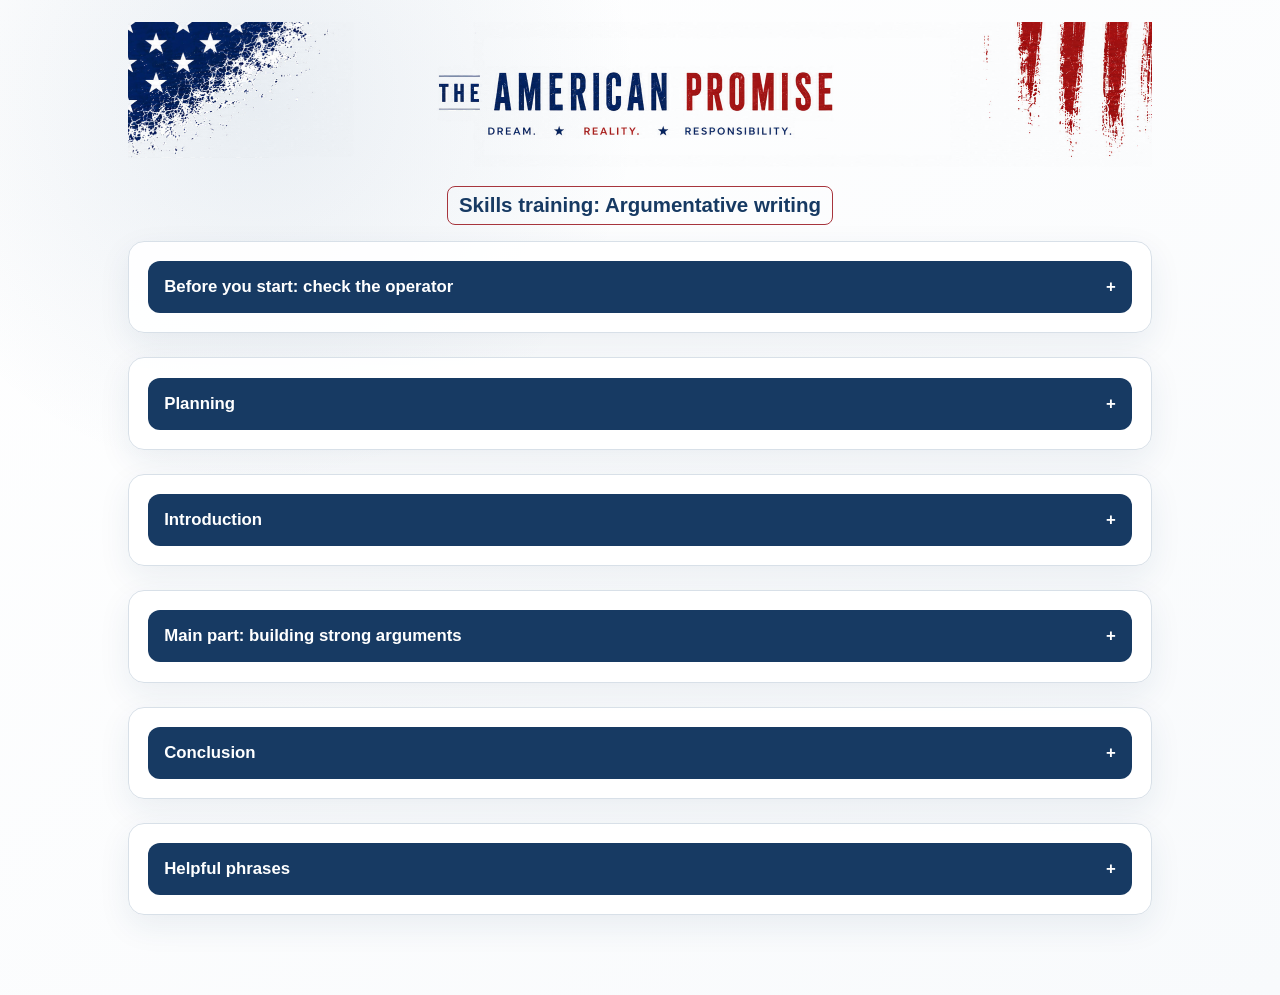
<file: american-promise/argumentative-writing/index.html>
<!doctype html>
<html lang="en">
<head>
  <meta charset="utf-8">
  <meta name="viewport" content="width=device-width,initial-scale=1">
  <meta name="theme-color" content="#173a63">
  <title>Skills training: Argumentative writing</title>
  <link rel="stylesheet" href="../../assets/style.css?v=6">
  <style>
    .writing-intro,
    .writing-tip {
      margin:.9rem 0;
      padding:.9rem 1rem;
      border-left:.35rem solid var(--red);
      background:#eef2f6;
      color:var(--ink);
      line-height:1.55;
    }

    .writing-tip {
      border-left-color:var(--navy);
      background:#f8fafc;
    }

    .writing-warning {
      margin:.9rem 0;
      padding:.9rem 1rem;
      border-left:.38rem solid #a7353d;
      background:#f7ecee;
      color:var(--ink);
      line-height:1.55;
    }

    .writing-warning strong {
      color:#a7353d;
    }

    .model-intro {
      margin:1rem 0 .2rem;
      border:1.5px solid var(--red);
      border-radius:.5rem;
      overflow:hidden;
      background:#fff;
    }

    .model-intro-label {
      padding:.52rem .8rem;
      background:var(--red);
      color:#fff;
      font-weight:850;
    }

    .model-task {
      padding:.72rem .9rem;
      border-bottom:1px solid var(--line);
      background:#f8fafc;
      color:#2f3d4c;
      line-height:1.5;
    }

    .model-task strong {
      color:var(--navy);
    }

    .model-intro p {
      margin:0;
      padding:.85rem .95rem;
      line-height:1.55;
    }

    .model-intro-note {
      border-top:1px solid var(--line);
      background:#f8fafc;
      color:#43505d;
      font-size:.9rem;
    }

    .operator-paths {
      display:grid;
      grid-template-columns:repeat(3,minmax(0,1fr));
      gap:.7rem;
      margin:.85rem 0;
    }

    .operator-path {
      padding:.85rem .9rem;
      border:1px solid var(--line);
      border-top:.28rem solid var(--navy);
      background:#f8fafc;
      line-height:1.45;
    }

    .operator-path:nth-child(2) { border-top-color:var(--red); }
    .operator-path:nth-child(3) { border-top-color:#6e587d; }

    .operator-path strong {
      display:block;
      margin-bottom:.25rem;
      color:var(--navy);
    }

    .planning-list,
    .writing-list {
      margin:.65rem 0 0;
      padding-left:1.25rem;
    }

    .planning-list li,
    .writing-list li {
      margin:.46rem 0;
      line-height:1.5;
    }

    .planning-list li::marker,
    .writing-list li::marker {
      color:var(--red);
    }

    .structure-stage {
      display:grid;
      grid-template-columns:2.2rem 1fr;
      gap:.7rem;
      align-items:start;
      margin:.9rem 0;
    }

    .step-number {
      display:grid;
      place-items:center;
      width:2rem;
      height:2rem;
      border-radius:50%;
      background:var(--red);
      color:#fff;
      font-weight:850;
    }

    .structure-stage h2 {
      margin:.1rem 0 .3rem;
      color:var(--navy);
      font-size:1.02rem;
    }

    .structure-stage p {
      margin:0;
      color:var(--ink);
      line-height:1.5;
    }

    .opening-options {
      display:flex;
      flex-wrap:wrap;
      gap:.45rem;
      margin:.6rem 0 .2rem;
    }

    .opening-options span {
      padding:.38rem .62rem;
      border-radius:999px;
      background:#eef2f6;
      color:var(--navy);
      font-size:.9rem;
      font-weight:750;
    }

    .argument-chain {
      display:flex;
      flex-wrap:wrap;
      align-items:center;
      justify-content:center;
      gap:.5rem;
      margin:1rem 0;
      padding:.9rem;
      background:#eef2f6;
      border:1px solid var(--line);
    }

    .argument-chain span {
      padding:.45rem .7rem;
      border-radius:999px;
      background:#fff;
      color:var(--navy);
      font-weight:800;
    }

    .argument-chain b { color:var(--red); }

    .phrase-grid {
      display:grid;
      grid-template-columns:repeat(2,minmax(0,1fr));
      gap:.75rem;
      margin:.85rem 0;
    }

    .phrase-group {
      padding:.8rem .9rem;
      border:1px solid var(--line);
      border-top:.25rem solid var(--navy);
      background:#f8fafc;
    }

    .phrase-group:nth-child(even) { border-top-color:var(--red); }

    .phrase-group h2 {
      margin:0 0 .35rem;
      color:var(--navy);
      font-size:.98rem;
    }

    .phrase-group ul {
      margin:.25rem 0 0;
      padding-left:1.1rem;
    }

    .phrase-group li {
      margin:.35rem 0;
      line-height:1.4;
    }

    .phrase-note {
      margin:.65rem 0 0;
      padding:.6rem .7rem;
      border-left:.3rem solid var(--red);
      background:#fff;
      color:#43505d;
      font-size:.88rem;
      line-height:1.45;
    }

    .phrase-note strong {
      color:var(--red);
    }

    @media (max-width:48rem) {
      .operator-paths,
      .phrase-grid {
        grid-template-columns:1fr;
      }
    }
  </style>
</head>
<body>
  <main class="shell unit-shell">
    <header class="unit-header">
      <img class="unit-banner" src="../../assets/american-promise-support-header.svg?v=2" alt="The American Promise – Support">
    </header>

    <h1 class="support-title">Skills training: Argumentative writing</h1>

    <section class="accordion-stack" aria-label="Argumentative-writing support">
      <article class="support-card">
        <button class="reveal-button" type="button" aria-expanded="false" aria-controls="operator-panel">
          <span>Before you start: check the operator</span><span aria-hidden="true">+</span>
        </button>
        <div class="accordion-content hidden" id="operator-panel">
          <aside class="writing-intro">
            The structure of your argumentative text depends on the operator. Do not use the same pattern automatically for every task.
          </aside>

          <div class="operator-paths">
            <div class="operator-path">
              <strong>comment (on)</strong>
              Defend a clear position.
            </div>
            <div class="operator-path">
              <strong>discuss</strong>
              Weigh up both sides.
            </div>
            <div class="operator-path">
              <strong>assess / evaluate</strong>
              Judge according to relevant criteria.
            </div>
          </div>
        </div>
      </article>

      <article class="support-card">
        <button class="reveal-button" type="button" aria-expanded="false" aria-controls="planning-panel">
          <span>Planning</span><span aria-hidden="true">+</span>
        </button>
        <div class="accordion-content hidden" id="planning-panel">
          <ul class="planning-list">
            <li>Read the task carefully and identify the exact issue you are expected to address.</li>
            <li>Decide on your position or, for a discussion, identify the main arguments on both sides.</li>
            <li>Collect a few strong arguments instead of many superficial ones.</li>
            <li>Arrange your ideas in a logical order before you start writing.</li>
          </ul>

          <aside class="writing-tip"><strong>Keep in mind:</strong> Your line of argument should always serve the exact focus of the task.</aside>
        </div>
      </article>

      <article class="support-card">
        <button class="reveal-button" type="button" aria-expanded="false" aria-controls="intro-panel">
          <span>Introduction</span><span aria-hidden="true">+</span>
        </button>
        <div class="accordion-content hidden" id="intro-panel">
          <div class="structure-stage">
            <span class="step-number">1</span>
            <div>
              <h2>Open the topic</h2>
              <p>Start with a brief general opening statement that leads into the issue. <strong>Choose one suitable approach</strong> — you do not need to use all of them.</p>
              <div class="opening-options" aria-label="Possible ways to open">
                <span>relevant context</span>
                <span>definition of a key term</span>
                <span>short quotation</span>
                <span>thought-provoking question</span>
              </div>
            </div>
          </div>

          <div class="structure-stage">
            <span class="step-number">2</span>
            <div>
              <h2>Narrow down the issue</h2>
              <p>Rephrase the task or central question in your own words and make clear what exactly you are commenting on, discussing or evaluating.</p>
            </div>
          </div>

          <div class="structure-stage">
            <span class="step-number">3</span>
            <div>
              <h2>Lead into the central question</h2>
              <p>End your introduction by clearly identifying the issue you are going to address. You do not need to state your final position yet — it should become clear through your line of argument and be made explicit in the conclusion.</p>
            </div>
          </div>

          <aside class="writing-warning"><strong>Do not write:</strong> “In the following, I am going to comment on …”</aside>

          <div class="model-intro">
            <div class="model-intro-label">Example</div>
            <div class="model-task">
              <strong>Task:</strong> <em>Comment on Trump’s vision of America’s future as presented in the excerpt.</em>
            </div>
            <p><em>Political leaders often use inaugural addresses to present a vision of what their country should become. In his 2025 inaugural address, Donald Trump describes the beginning of his presidency as a moment of national renewal and promises a new era of American strength and success. This raises the question of how convincing this vision of America’s future is.</em></p>
            <p class="model-intro-note"><strong>Why this works:</strong> The introduction provides brief context, refers directly to the material named in the task and turns the task focus into a central question without already giving away the final judgement.</p>
          </div>
        </div>
      </article>

      <article class="support-card">
        <button class="reveal-button" type="button" aria-expanded="false" aria-controls="main-panel">
          <span>Main part: building strong arguments</span><span aria-hidden="true">+</span>
        </button>
        <div class="accordion-content hidden" id="main-panel">
          <p>Develop one clear main idea per paragraph. Each paragraph should contribute directly to your overall line of argument.</p>

          <div class="argument-chain" aria-label="Structure of an argumentative paragraph">
            <span>claim</span><b>→</b><span>explanation</span><b>→</b><span>example / evidence</span><b>→</b><span>link back to the question</span>
          </div>

          <ul class="writing-list">
            <li>Start each paragraph with a clear topic sentence.</li>
            <li>Explain why the point matters instead of merely stating it.</li>
            <li>Support your argument with relevant examples, facts, knowledge or experience where appropriate.</li>
            <li>Use linking words to show how your ideas relate to one another.</li>
            <li>Do not add irrelevant details simply because they appear in the source text.</li>
          </ul>

          <aside class="writing-tip"><strong>Comment:</strong> Counterarguments can be included and refuted if they strengthen your own position.</aside>
        </div>
      </article>

      <article class="support-card">
        <button class="reveal-button" type="button" aria-expanded="false" aria-controls="conclusion-panel">
          <span>Conclusion</span><span aria-hidden="true">+</span>
        </button>
        <div class="accordion-content hidden" id="conclusion-panel">
          <ul class="writing-list">
            <li>Bring your argument to a clear, well-founded conclusion.</li>
            <li>Restate your central position or judgement in different words.</li>
            <li>Do not introduce new arguments or evidence.</li>
            <li>Where appropriate, end with a consequence, recommendation or brief outlook.</li>
          </ul>
        </div>
      </article>

      <article class="support-card">
        <button class="reveal-button" type="button" aria-expanded="false" aria-controls="phrases-panel">
          <span>Helpful phrases</span><span aria-hidden="true">+</span>
        </button>
        <div class="accordion-content hidden" id="phrases-panel">
          <p>Use linking phrases selectively. They should make the logic of your argument visible, not replace it.</p>

          <div class="phrase-grid">
            <div class="phrase-group">
              <h2>Adding a point</h2>
              <ul>
                <li>Moreover, …</li>
                <li>Furthermore, …</li>
                <li>In addition, …</li>
                <li>Another important point is that …</li>
              </ul>
            </div>

            <div class="phrase-group">
              <h2>Giving an example / evidence</h2>
              <ul>
                <li>For example, …</li>
                <li>For instance, …</li>
                <li>This becomes clear when …</li>
                <li>A good example of this is …</li>
              </ul>
            </div>

            <div class="phrase-group">
              <h2>Contrasting ideas</h2>
              <ul>
                <li>However, …</li>
                <li>By contrast, …</li>
                <li>While / Although …, …</li>
                <li>On the one hand, … / On the other hand, …</li>
              </ul>
              <p class="phrase-note"><strong>Important:</strong> If you use <em>on the one hand</em>, you must also use <em>on the other hand</em> to complete the contrast.</p>
            </div>

            <div class="phrase-group">
              <h2>Explaining / developing a point</h2>
              <ul>
                <li>This shows that …</li>
                <li>This is important because …</li>
                <li>As a result, …</li>
                <li>Therefore, …</li>
              </ul>
            </div>

            <div class="phrase-group">
              <h2>Expressing a position</h2>
              <ul>
                <li>In my view, …</li>
                <li>I would argue that …</li>
                <li>From my perspective, …</li>
                <li>It seems convincing to argue that …</li>
              </ul>
            </div>

            <div class="phrase-group">
              <h2>Concluding</h2>
              <ul>
                <li>Ultimately, …</li>
                <li>In conclusion, …</li>
                <li>All in all, …</li>
                <li>Taking these arguments into account, …</li>
              </ul>
            </div>
          </div>
        </div>
      </article>
    </section>
  </main>

  <script>
    document.querySelectorAll('.reveal-button').forEach((button) => {
      button.addEventListener('click', () => {
        const panel = document.getElementById(button.getAttribute('aria-controls'));
        const isOpen = button.getAttribute('aria-expanded') === 'true';
        button.setAttribute('aria-expanded', String(!isOpen));
        panel.classList.toggle('hidden', isOpen);
        button.lastElementChild.textContent = isOpen ? '+' : '−';
      });
    });
  </script>
</body>
</html>
</file>
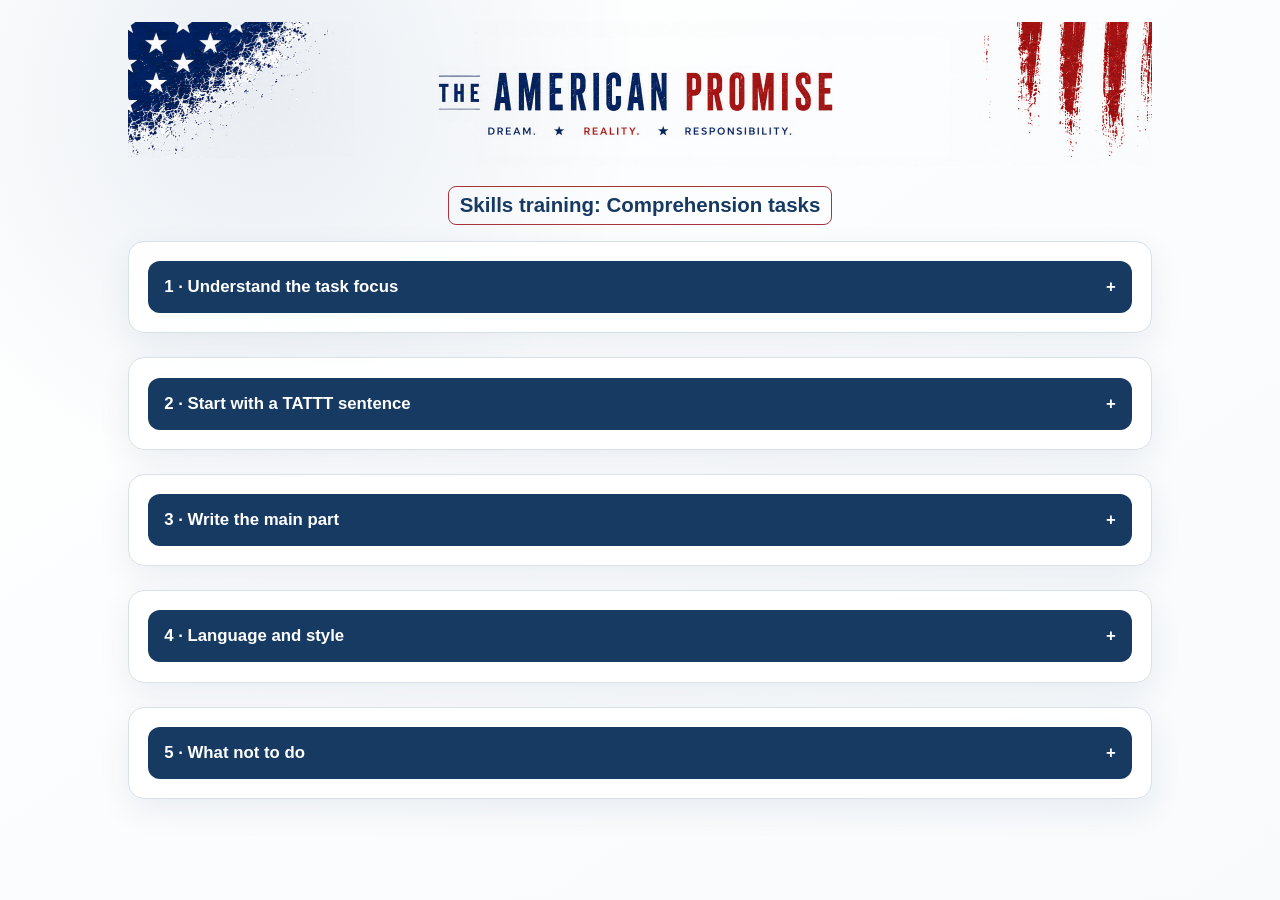
<file: american-promise/comprehension/index.html>
<!doctype html>
<html lang="en">
<head>
  <meta charset="utf-8">
  <meta name="viewport" content="width=device-width,initial-scale=1">
  <meta name="theme-color" content="#173a63">
  <title>Skills training: Comprehension tasks</title>
  <link rel="stylesheet" href="../../assets/style.css?v=6">
  <style>
    .comp-intro,.comp-tip,.comp-warning{margin:.9rem 0;padding:.9rem 1rem;line-height:1.55}
    .comp-intro{border-left:.35rem solid #66727c;background:#eef1f3;color:var(--ink)}
    .comp-tip{border-left:.35rem solid var(--navy);background:#f8fafc;color:var(--ink)}
    .comp-warning{border-left:.38rem solid var(--red);background:#f7ecee;color:var(--ink)}
    .comp-warning strong{color:var(--red)}
    .focus-chain{display:flex;flex-wrap:wrap;align-items:center;justify-content:center;gap:.5rem;margin:1rem 0;padding:.9rem;border:1px solid var(--line);background:#eef1f3}
    .focus-chain span{padding:.45rem .7rem;border-radius:999px;background:#fff;color:#52606b;font-weight:800}
    .focus-chain b{color:var(--red)}
    .comp-list{margin:.65rem 0 0;padding-left:1.25rem}
    .comp-list li{margin:.48rem 0;line-height:1.5}
    .comp-list li::marker{color:var(--red)}
    .tattt-grid{display:grid;grid-template-columns:repeat(5,minmax(0,1fr));gap:.55rem;margin:.85rem 0}
    .tattt-item{padding:.7rem .6rem;border:1px solid var(--line);border-top:.25rem solid #66727c;background:#f8fafc;text-align:center}
    .tattt-item strong{display:block;color:var(--navy);font-size:1.05rem}
    .tattt-item span{display:block;margin-top:.18rem;color:#43505d;font-size:.86rem;line-height:1.35}
    .model-sentence{margin:1rem 0 .2rem;border:1.5px solid #66727c;border-radius:.5rem;overflow:hidden;background:#fff}
    .model-label{padding:.52rem .8rem;background:#66727c;color:#fff;font-weight:850}
    .model-sentence p{margin:0;padding:.85rem .95rem;line-height:1.55}
    .date-box{margin:1rem 0;padding:.9rem;border:1px solid var(--line);border-radius:.5rem;background:#f8fafc}
    .date-box h2{margin:0 0 .6rem;color:var(--navy);font-size:1rem}
    .date-grid,.language-grid{display:grid;grid-template-columns:repeat(2,minmax(0,1fr));gap:.7rem;margin:.85rem 0}
    .date-item,.language-card{padding:.8rem .85rem;border:1px solid var(--line);border-top:.25rem solid #66727c;background:#fff;line-height:1.47}
    .date-item strong,.language-card strong{display:block;margin-bottom:.3rem;color:var(--navy)}
    .date-note{margin:.7rem 0 0;padding:.65rem .75rem;border-left:.3rem solid var(--red);background:#f7ecee;color:#43505d;line-height:1.45}
    .no-list{display:grid;gap:.55rem;margin:.8rem 0}
    .no-item{padding:.68rem .78rem;border-left:.32rem solid var(--red);background:#f8fafc;line-height:1.45}
    .no-item strong{color:var(--red)}
    @media(max-width:48rem){.tattt-grid{grid-template-columns:repeat(2,minmax(0,1fr))}.date-grid,.language-grid{grid-template-columns:1fr}}
    @media(max-width:32rem){.tattt-grid{grid-template-columns:1fr}}
  </style>
</head>
<body>
  <main class="shell unit-shell">
    <header class="unit-header">
      <img class="unit-banner" src="../../assets/american-promise-support-header.svg?v=2" alt="The American Promise – Support">
    </header>
    <h1 class="support-title">Skills training: Comprehension tasks</h1>

    <section class="accordion-stack" aria-label="Comprehension support">
      <article class="support-card">
        <button class="reveal-button" type="button" aria-expanded="false" aria-controls="focus-panel">
          <span>1 · Understand the task focus</span><span aria-hidden="true">+</span>
        </button>
        <div class="accordion-content hidden" id="focus-panel">
          <aside class="comp-intro">
            Comprehension tasks test your <strong>selective understanding</strong> of a text. You are not expected to reproduce everything you have understood.
          </aside>
          <div class="focus-chain">
            <span>read the operator</span><b>→</b><span>identify the focus</span><b>→</b><span>select relevant information</span><b>→</b><span>leave the rest out</span>
          </div>
          <ul class="comp-list">
            <li>Underline the exact focus of the task before you start writing.</li>
            <li>Select only information that directly helps you answer that focus.</li>
            <li>Combine related information even if it appears in different parts of the text.</li>
            <li>Be concise, but make sure that all relevant aspects are included.</li>
          </ul>
          <aside class="comp-tip"><strong>Key question:</strong> Does this information answer the task — or is it simply something else I understood from the text?</aside>
        </div>
      </article>

      <article class="support-card">
        <button class="reveal-button" type="button" aria-expanded="false" aria-controls="tattt-panel">
          <span>2 · Start with a TATTT sentence</span><span aria-hidden="true">+</span>
        </button>
        <div class="accordion-content hidden" id="tattt-panel">
          <p>Use one short introductory sentence to identify the source and lead into the task focus.</p>
          <div class="tattt-grid">
            <div class="tattt-item"><strong>T</strong><span>Title</span></div>
            <div class="tattt-item"><strong>A</strong><span>Author</span></div>
            <div class="tattt-item"><strong>T</strong><span>Text type</span></div>
            <div class="tattt-item"><strong>T</strong><span>Topic</span></div>
            <div class="tattt-item"><strong>T</strong><span>Time / date</span></div>
          </div>
          <aside class="comp-warning"><strong>No analysis hypothesis:</strong> In a comprehension task, the TATTT sentence identifies the source and topic only. An interpretation or analysis hypothesis belongs to an analysis task.</aside>

          <div class="model-sentence">
            <div class="model-label">Example</div>
            <p><strong>Task:</strong> <em>Outline how Trump presents America’s current situation and future development in the excerpt.</em></p>
            <p><strong>TATTT sentence:</strong> <em>In his inaugural address delivered on January 20, 2025, Donald Trump presents his view of the United States and the direction he sees for the country’s future.</em></p>
          </div>

          <div class="date-box">
            <h2>Writing dates correctly in continuous prose</h2>
            <div class="date-grid">
              <div class="date-item"><strong>British English (BE)</strong><em>on 20 January 2025</em><br><em>in January 2025</em><br><em>in 2025</em></div>
              <div class="date-item"><strong>American English (AE)</strong><em>on January 20, 2025</em><br><em>in January 2025</em><br><em>in 2025</em></div>
            </div>
            <div class="date-note"><strong>Keep it concise:</strong> <em>in the year 2025</em> is grammatically possible, but normally unnecessary — write <em>in 2025</em>. In formal continuous prose, prefer <em>20 January</em> / <em>January 20</em> rather than ordinal forms such as <em>20th</em>.</div>
          </div>
        </div>
      </article>

      <article class="support-card">
        <button class="reveal-button" type="button" aria-expanded="false" aria-controls="main-panel">
          <span>3 · Write the main part</span><span aria-hidden="true">+</span>
        </button>
        <div class="accordion-content hidden" id="main-panel">
          <ul class="comp-list">
            <li>Present the selected information in a clear and logical order.</li>
            <li>Group related aspects instead of mechanically following the order of the source text.</li>
            <li>Use your own words wherever possible.</li>
            <li>Focus on the information itself rather than repeatedly writing what the author “states” or “explains”.</li>
            <li>Stop once the task focus has been answered completely — there is <strong>no separate conclusion</strong>.</li>
          </ul>
        </div>
      </article>

      <article class="support-card">
        <button class="reveal-button" type="button" aria-expanded="false" aria-controls="language-panel">
          <span>4 · Language and style</span><span aria-hidden="true">+</span>
        </button>
        <div class="accordion-content hidden" id="language-panel">
          <div class="language-grid">
            <div class="language-card">
              <strong>Tense: mainly simple present</strong>
              Use the simple present when referring to the text or presenting its ideas. Use another tense only when the content itself requires it.
            </div>
            <div class="language-card">
              <strong>Focus on content, not author phrases</strong>
              Author phrases such as <em>The author states …</em>, <em>The author explains …</em> or <em>The author argues …</em> are possible, but should be used sparingly. In a comprehension task, it is often better to present the relevant information directly, for example:
              <ul class="comp-list">
                <li><em>Many young Americans struggle with …</em></li>
                <li><em>The main reason for … is …</em></li>
                <li><em>According to the text, …</em></li>
                <li><em>One important aspect is …</em></li>
                <li><em>Another problem mentioned is …</em></li>
              </ul>
            </div>
            <div class="language-card">
              <strong>Own words</strong>
              Paraphrase the relevant information instead of copying complete phrases or sentences from the source.
            </div>
            <div class="language-card">
              <strong>Formal and concise</strong>
              Use clear, formal language and avoid unnecessary repetition or filler phrases.
            </div>
          </div>
        </div>
      </article>

      <article class="support-card">
        <button class="reveal-button" type="button" aria-expanded="false" aria-controls="avoid-panel">
          <span>5 · What not to do</span><span aria-hidden="true">+</span>
        </button>
        <div class="accordion-content hidden" id="avoid-panel">
          <div class="no-list">
            <div class="no-item"><strong>No analysis:</strong> Do not analyse stylistic devices, effects, functions or the line of argument.</div>
            <div class="no-item"><strong>No analysis hypothesis:</strong> Your introductory sentence should not interpret the text.</div>
            <div class="no-item"><strong>No line references:</strong> A comprehension answer does not normally require line numbers.</div>
            <div class="no-item"><strong>No unnecessary quotations:</strong> Paraphrase instead of proving points with quotations unless the task explicitly requires otherwise.</div>
            <div class="no-item"><strong>No personal opinion:</strong> Stay with the information required by the task.</div>
            <div class="no-item"><strong>No conclusion:</strong> End after you have answered the task focus completely.</div>
            <div class="no-item"><strong>No irrelevant information:</strong> Do not include details simply because they appear in the text.</div>
          </div>
        </div>
      </article>
    </section>
  </main>

  <script>
    document.querySelectorAll('.reveal-button').forEach((button) => {
      button.addEventListener('click', () => {
        const panel = document.getElementById(button.getAttribute('aria-controls'));
        const isOpen = button.getAttribute('aria-expanded') === 'true';
        button.setAttribute('aria-expanded', String(!isOpen));
        panel.classList.toggle('hidden', isOpen);
        button.lastElementChild.textContent = isOpen ? '+' : '−';
      });
    });
  </script>
</body>
</html>
</file>
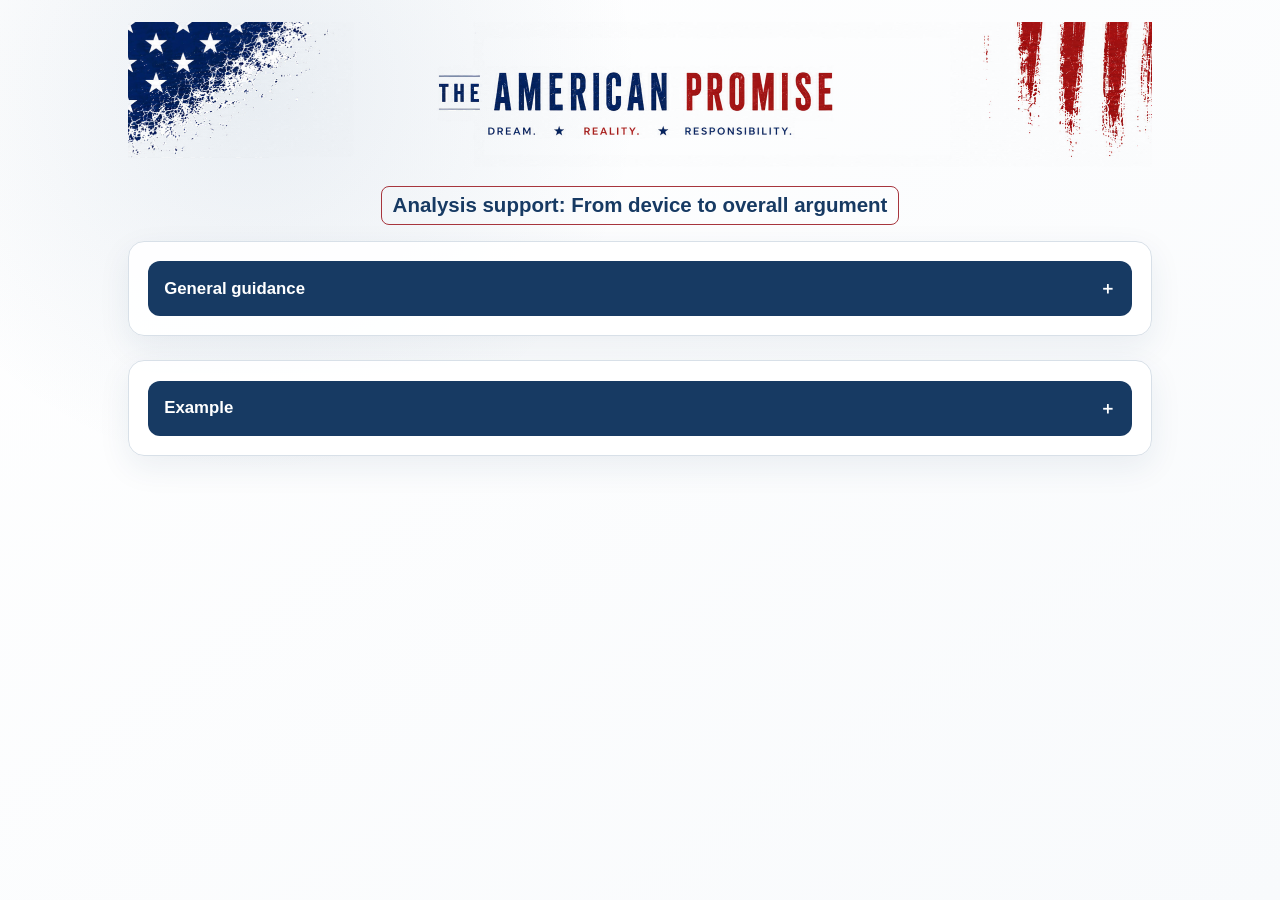
<file: american-promise/device-to-argument/index.html>
<!doctype html>
<html lang="en">
<head>
  <meta charset="utf-8">
  <meta name="viewport" content="width=device-width, initial-scale=1">
  <meta name="theme-color" content="#173a63">
  <title>From device to overall argument · The American Promise</title>
  <link rel="stylesheet" href="../../assets/style.css?v=4">
</head>
<body class="support-page american-promise">
  <main class="shell unit-shell">
    <header class="unit-header">
      <img class="unit-banner" src="../../assets/american-promise-support-header.svg?v=2" alt="Support — The American Promise — Dream. Reality. Responsibility.">
    </header>

    <h1 class="support-title">Analysis support: From device to overall argument</h1>

    <div class="accordion-stack">
      <section class="support-card">
        <button class="reveal-button" type="button" aria-expanded="false" aria-controls="guidance">
          <span>General guidance</span><span aria-hidden="true">＋</span>
        </button>
        <div class="accordion-content hidden" id="guidance">
          <div class="table-wrap">
            <table class="support-table">
              <thead><tr><th>Question</th><th>Helpful sentence starters</th></tr></thead>
              <tbody>
                <tr>
                  <td>What device is used?</td>
                  <td><em>The speaker uses … / Trump employs … / The phrase “…” is an example of … / The passage contains …</em></td>
                </tr>
                <tr>
                  <td>What effect does it have on the audience?</td>
                  <td><em>This creates a sense of … / The device creates the impression that … / For the audience, this … / This may evoke … / The metaphor / repetition / allusion draws attention to … / By doing so, the speaker …</em></td>
                </tr>
                <tr>
                  <td>How does it contribute to the overall argument?</td>
                  <td><em>In doing so, Trump … / This supports his claim that … / Within the overall argument, the device … / Consequently, it contributes to … / Overall, this reinforces … / Ultimately, it helps present …</em></td>
                </tr>
              </tbody>
            </table>
          </div>

          <aside class="keep-in-mind">
            <strong>Keep in mind:</strong>
            <ul>
              <li>The <strong>effect</strong> describes the audience’s immediate impression or emotional response.</li>
              <li>The <strong>contribution to the overall argument</strong> explains how this effect helps Trump develop his wider message and line of argument.</li>
            </ul>
          </aside>
        </div>
      </section>

      <section class="support-card">
        <button class="reveal-button" type="button" aria-expanded="false" aria-controls="example">
          <span>Example</span><span aria-hidden="true">＋</span>
        </button>
        <div class="accordion-content hidden" id="example">
          <p class="example-intro">At another point of the speech, Trump claims:</p>
          <blockquote class="example-quote">“America is dead.”</blockquote>

          <div class="table-wrap">
            <table class="support-table">
              <thead><tr><th>Analytical step</th><th>Example</th></tr></thead>
              <tbody>
                <tr>
                  <td>Stylistic device</td>
                  <td>Trump uses a <strong>personification</strong> by presenting America as a living being that can die. The statement can also be understood as a metaphor for extreme national decline.</td>
                </tr>
                <tr>
                  <td>Effect on the audience</td>
                  <td>The drastic image shocks the audience and creates a strong sense of crisis, fear and urgency.</td>
                </tr>
                <tr>
                  <td>Contribution to the overall argument</td>
                  <td>In doing so, Trump reinforces his portrayal of the country as being in a state of severe decline. This supports his wider argument that fundamental change is necessary and prepares the audience to accept his leadership and promise of national renewal.</td>
                </tr>
              </tbody>
            </table>
          </div>

          <div class="connected-example">
            <h2>Connected analytical paragraph</h2>
            <p>At another point, Trump claims that “America is dead”. He personifies the nation by presenting it as a living being that can die. The drastic image shocks the audience and creates a strong sense of crisis, fear and urgency. In doing so, Trump reinforces his portrayal of the country as being in a state of severe decline. This supports his wider argument that fundamental change is necessary and prepares the audience to accept his leadership and promise of national renewal.</p>
          </div>
        </div>
      </section>
    </div>
  </main>

  <script>
    document.querySelectorAll('.reveal-button').forEach(button => {
      button.addEventListener('click', () => {
        const open = button.getAttribute('aria-expanded') === 'true';
        button.setAttribute('aria-expanded', String(!open));
        button.lastElementChild.textContent = open ? '＋' : '−';
        document.getElementById(button.getAttribute('aria-controls')).classList.toggle('hidden', open);
      });
    });
  </script>
</body>
</html>
</file>
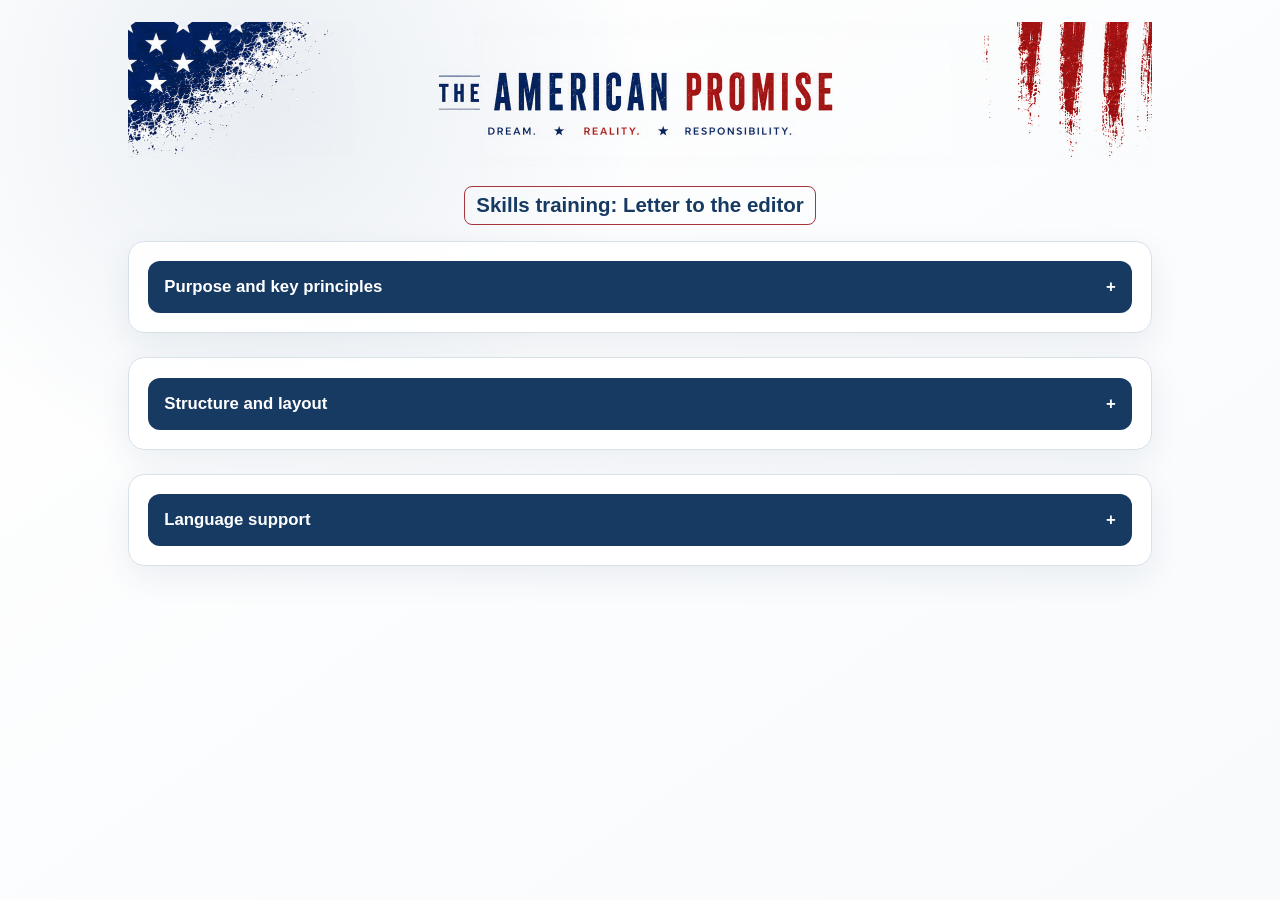
<file: american-promise/letter-to-editor/index.html>
<!doctype html>
<html lang="en">
<head>
  <meta charset="utf-8">
  <meta name="viewport" content="width=device-width,initial-scale=1">
  <title>Skills training: Letter to the editor</title>
  <link rel="stylesheet" href="../../assets/style.css?v=5">
</head>
<body>
  <main class="shell unit-shell">
    <header class="unit-header">
      <img class="unit-banner" src="../../assets/american-promise-support-header.svg?v=2" alt="The American Promise – Support">
    </header>

    <h1 class="support-title">Skills training: Letter to the editor</h1>

    <section class="accordion-stack" aria-label="Letter-to-the-editor support">
      <article class="support-card">
        <button class="reveal-button" type="button" aria-expanded="false" aria-controls="purpose-panel">
          <span>Purpose and key principles</span><span aria-hidden="true">+</span>
        </button>
        <div class="accordion-content hidden" id="purpose-panel">
          <p>A letter to the editor is a <strong>short, formal and persuasive response</strong> to an article, a public statement, a current event or an issue under public debate. It is addressed to the editor but written for the newspaper’s wider readership. Its purpose is to contribute a clear, well-supported perspective to a public discussion.</p>
          <ul class="principle-list">
            <li><strong>Add something useful:</strong> introduce new arguments, counter-arguments, another perspective, a personal experience, an example, a different solution or an outlook.</li>
            <li><strong>Do not merely summarise the article, statement or event.</strong> Refer to it only as far as necessary and focus on your own well-reasoned position.</li>
            <li><strong>Take a clear position.</strong> You do not have to present all sides equally. Focus on a few convincing arguments, but address relevant opposing views where appropriate.</li>
            <li><strong>Be concise and formal.</strong> Avoid contractions and slang; use precise and evaluative language instead.</li>
          </ul>
          <aside class="editor-hint"><strong>Keep in mind:</strong> You are writing to the <em>editor or newspaper</em>, not directly to the author or speaker. You may use “I” and personal examples—this is your perspective.</aside>
        </div>
      </article>

      <article class="support-card">
        <button class="reveal-button" type="button" aria-expanded="false" aria-controls="structure-panel">
          <span>Structure and layout</span><span aria-hidden="true">+</span>
        </button>
        <div class="accordion-content hidden" id="structure-panel">
          <p>Use this model to organise your letter clearly:</p>
          <aside class="editor-hint"><strong>Before writing:</strong> Select one or two central points. Note down relevant information, your own ideas and supporting evidence, then arrange them in a logical order.</aside>
          <div class="letter-layout" aria-label="Typical layout of a letter to the editor">
            <div class="letter-meta">
              <div>name of publisher / newspaper<br><em>e.g. The Guardian</em></div>
              <div class="right">your email<br><br>date</div>
            </div>
            <div class="letter-subject">Subject: <em>topic, statement or title of the article you are responding to</em><br><small>e.g. “We will be the envy of every nation” / Trump’s vision of the American Promise</small></div>
            <div class="letter-salutation">Sir/Madam,</div>
            <div class="writing-steps">
              <div class="writing-step">
                <span class="step-number">1</span>
                <p><strong>Introduce the occasion for your letter.</strong><br>Refer to the article, statement, event or debate that prompted your response. Briefly explain why you are writing and make your position clear.<br><em>Following President Trump’s inaugural address, I would like to point out that ...</em></p>
              </div>
              <div class="writing-step">
                <span class="step-number">2</span>
                <p><strong>Express and develop your opinion.</strong><br>Develop one or two central points in separate paragraphs. Begin each paragraph with a clear topic sentence, use linking words and support your position with relevant evidence, examples or perspectives instead of retelling the article, speech or event. Address a relevant opposing view where appropriate.</p>
              </div>
              <div class="writing-step">
                <span class="step-number">3</span>
                <p><strong>Conclude effectively.</strong><br>Offer a suggestion, solution or outlook—or finish with a strong final statement.</p>
              </div>
            </div>
            <div class="letter-signature"><strong>your name, your place of residence</strong></div>
          </div>
          <aside class="editor-hint"><strong>Useful check:</strong> Does every paragraph contribute one clear idea? Remain factual, avoid personal attacks and provide enough context for the wider readership. Use brief quotations from an article or public statement only when they are directly relevant to your argument.</aside>
        </div>
      </article>

      <article class="support-card">
        <button class="reveal-button" type="button" aria-expanded="false" aria-controls="language-panel">
          <span>Language support</span><span aria-hidden="true">+</span>
        </button>
        <div class="accordion-content hidden" id="language-panel">
          <div class="phrase-group">
            <h2 class="phrase-heading">Starting the letter</h2>
            <ul class="phrase-list">
              <li>I am writing to you in response to the article “...”</li>
              <li>Having read your article ..., I would like to point out ...</li>
              <li>I am writing in response to the recent debate about ...</li>
              <li>I would like to comment on the statement that ...</li>
              <li>President Trump’s claim that “...” raises the question of whether ...</li>
              <li>Following the recent inaugural address, I would like to contribute a European perspective to the debate.</li>
            </ul>
          </div>

          <div class="phrase-group">
            <h2 class="phrase-heading">Agreeing and adding support</h2>
            <ul class="phrase-list">
              <li>The article / statement resonates with my own experience.</li>
              <li>The article / statement highlights a very important issue that ...</li>
              <li>This vision is convincing because ...</li>
              <li>I wholeheartedly agree with the idea that ...</li>
              <li>As a firm believer in ..., I fully support ...</li>
              <li>Although I understand why ..., I cannot accept your overall conclusion that ...</li>
            </ul>
          </div>

          <div class="phrase-group is-red">
            <h2 class="phrase-heading">Disagreeing and challenging ideas</h2>
            <ul class="phrase-list">
              <li>I see your point, but I still believe that ...</li>
              <li>This vision may sound appealing, but ...</li>
              <li>The argument overlooks the fact that ...</li>
              <li>Supporters of this view may claim that ...; however, ...</li>
              <li>From a European perspective, however, ...</li>
              <li>The solution offered seems rather simplistic / one-sided / unrealistic.</li>
              <li>I would like to question the idea / argument / notion that ...</li>
            </ul>
          </div>

          <div class="phrase-group">
            <h2 class="phrase-heading">Ending with a strong statement or outlook</h2>
            <ul class="phrase-list">
              <li>At the end of the day, we all have to ...</li>
              <li>So yes, we should ..., but we must not forget to also ...</li>
              <li>The question should no longer be whether ..., but ...</li>
              <li>All in all, there can be no doubt that ...</li>
              <li>Ultimately, what matters is that ...</li>
              <li>Consequently, I strongly support / oppose your view that ...</li>
            </ul>
          </div>
          <p class="language-note"><strong>Final language check:</strong> Use formal vocabulary, avoid short forms such as <em>don’t</em> or <em>can’t</em>, and choose strong evaluative adjectives where appropriate.</p>
        </div>
      </article>
    </section>
  </main>

  <script>
    document.querySelectorAll('.reveal-button').forEach((button) => {
      button.addEventListener('click', () => {
        const panel = document.getElementById(button.getAttribute('aria-controls'));
        const isOpen = button.getAttribute('aria-expanded') === 'true';
        button.setAttribute('aria-expanded', String(!isOpen));
        panel.classList.toggle('hidden', isOpen);
        button.lastElementChild.textContent = isOpen ? '+' : '−';
      });
    });
  </script>
</body>
</html>
</file>
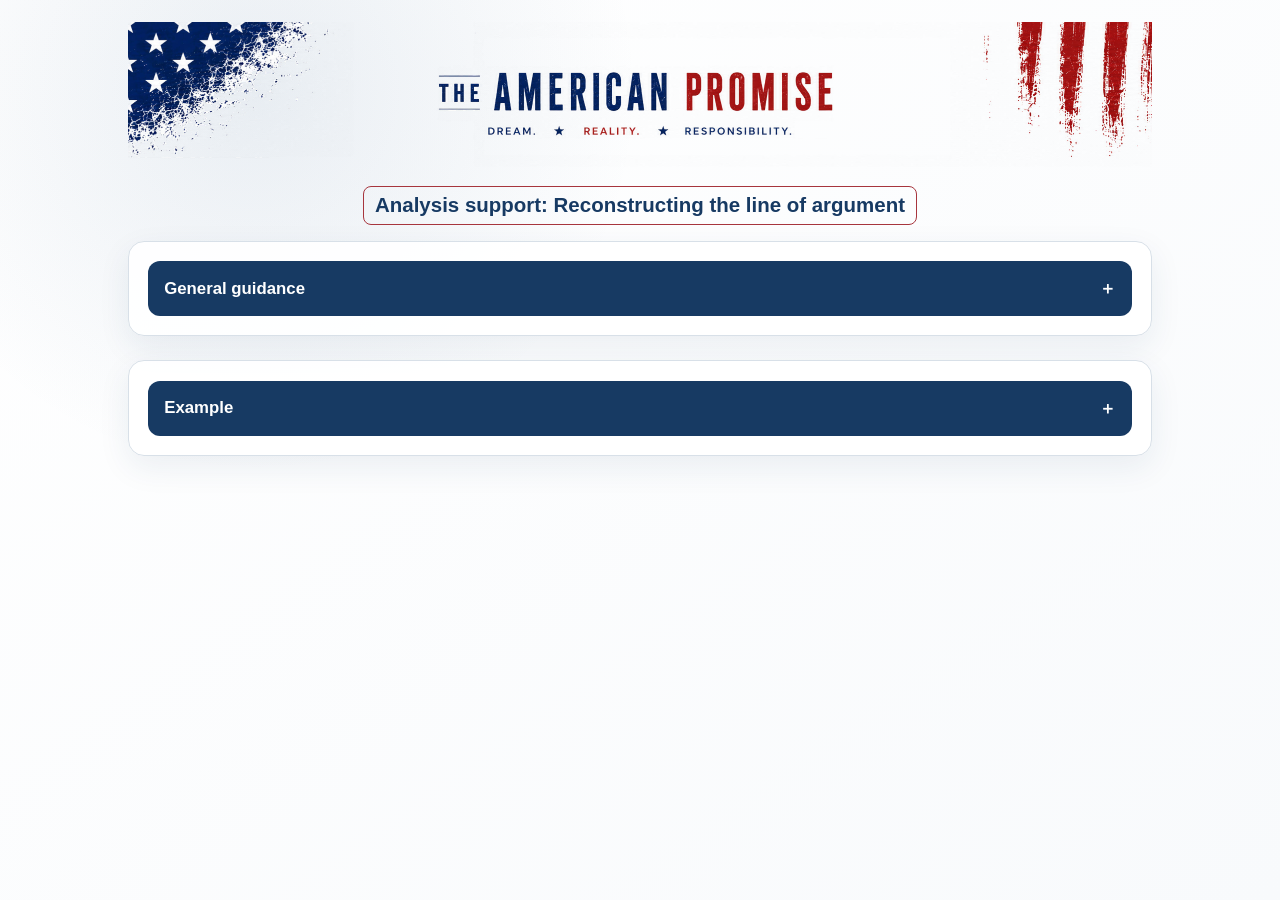
<file: american-promise/line-of-argument/index.html>
<!doctype html>
<html lang="en">
<head>
  <meta charset="utf-8">
  <meta name="viewport" content="width=device-width, initial-scale=1">
  <meta name="theme-color" content="#173a63">
  <title>Reconstructing the line of argument · The American Promise</title>
  <link rel="stylesheet" href="../../assets/style.css?v=4">
</head>
<body class="support-page american-promise">
  <main class="shell unit-shell">
    <header class="unit-header">
      <img class="unit-banner" src="../../assets/american-promise-support-header.svg?v=2" alt="Support — The American Promise — Dream. Reality. Responsibility.">
    </header>

    <h1 class="support-title">Analysis support: Reconstructing the line of argument</h1>

    <div class="accordion-stack">
      <section class="support-card">
        <button class="reveal-button" type="button" aria-expanded="false" aria-controls="guidance">
          <span>General guidance</span><span aria-hidden="true">＋</span>
        </button>
        <div class="accordion-content hidden" id="guidance">
          <div class="table-wrap">
            <table class="support-table">
              <thead><tr><th>Question</th><th>Helpful sentence starters</th></tr></thead>
              <tbody>
                <tr>
                  <td>What is the main idea of the section?</td>
                  <td><em>In this section, Trump argues that … / He claims that … / Trump presents … as … / The passage focuses on … / The central idea is that …</em></td>
                </tr>
                <tr>
                  <td>Which American concept, ideal or historical narrative does Trump draw on?</td>
                  <td><em>Trump draws on the concept of … / The passage invokes the American ideal of … / This echoes the historical narrative of … / The reference to … connects the passage to …</em></td>
                </tr>
                <tr>
                  <td>How does this section move the argument forward?</td>
                  <td><em>By drawing on …, Trump … / The speech opens with … / Trump first … before moving on to … / Having established …, he then … / The argument shifts from … to … / This prepares the audience for … / The section develops the argument by … / The section concludes by …</em></td>
                </tr>
              </tbody>
            </table>
          </div>

          <aside class="keep-in-mind">
            <strong>Keep in mind:</strong>
            <ul>
              <li>The <strong>main idea</strong> summarises what Trump says in a section.</li>
              <li>The <strong>concept, ideal or historical narrative</strong> identifies the familiar American idea he draws on.</li>
              <li>The <strong>movement of the argument</strong> explains why this section appears at this point and how it prepares, develops or completes his argument.</li>
            </ul>
          </aside>

          <h2>Useful verbs for describing the movement of an argument</h2>
          <div class="table-wrap">
            <table class="support-table function-table">
              <thead><tr><th>Function</th><th>Useful verbs and phrases</th></tr></thead>
              <tbody>
                <tr><td>Beginning the argument</td><td><em>opens with · introduces · announces · establishes</em></td></tr>
                <tr><td>Describing a problem</td><td><em>diagnoses · identifies · portrays · warns of</em></td></tr>
                <tr><td>Creating a contrast</td><td><em>contrasts · distinguishes · presents an opposition between</em></td></tr>
                <tr><td>Assigning responsibility</td><td><em>blames · accuses · holds … responsible · attributes … to</em></td></tr>
                <tr><td>Justifying action or leadership</td><td><em>legitimises · justifies · positions himself as · presents … as necessary</em></td></tr>
                <tr><td>Referring to shared ideas</td><td><em>invokes · draws on · appeals to · associates his message with</em></td></tr>
                <tr><td>Moving towards a solution</td><td><em>shifts from … to … · promises · presents a turning point · proposes</em></td></tr>
                <tr><td>Ending the argument</td><td><em>concludes with · culminates in · reinforces · leaves the audience with</em></td></tr>
              </tbody>
            </table>
          </div>
        </div>
      </section>

      <section class="support-card">
        <button class="reveal-button" type="button" aria-expanded="false" aria-controls="example">
          <span>Example</span><span aria-hidden="true">＋</span>
        </button>
        <div class="accordion-content hidden" id="example">
          <p class="example-intro">Hypothetical example — not taken from the excerpt:</p>
          <blockquote class="example-quote">“America has always been a nation of pioneers.”</blockquote>

          <div class="table-wrap">
            <table class="support-table">
              <thead><tr><th>Analytical step</th><th>Example</th></tr></thead>
              <tbody>
                <tr>
                  <td>Main idea</td>
                  <td>Trump presents Americans as courageous people who have repeatedly explored new territory and overcome challenges.</td>
                </tr>
                <tr>
                  <td>American concept, ideal or historical narrative</td>
                  <td>He draws on the <strong>frontier myth</strong> and the historical narrative of <strong>westward expansion</strong>, which are associated with opportunity, courage, self-reliance and progress.</td>
                </tr>
                <tr>
                  <td>Movement of the argument</td>
                  <td>By invoking the frontier myth, Trump connects his political programme to a familiar story of American achievement. Having presented present-day challenges, he uses this historical narrative to suggest that Americans can overcome them in the same way their predecessors supposedly conquered earlier frontiers. The section therefore moves the argument from a description of difficulties towards confidence in national renewal.</td>
                </tr>
              </tbody>
            </table>
          </div>

          <div class="connected-example">
            <h2>As a connected analytical paragraph</h2>
            <p>By describing America as “a nation of pioneers”, Trump presents Americans as courageous people who have repeatedly explored new territory and overcome challenges. He draws on the frontier myth and the historical narrative of westward expansion, which are traditionally associated with opportunity, self-reliance and progress. By invoking this familiar national narrative, Trump connects his political programme to a story of past American achievement. Having presented present-day challenges, he suggests that the country can overcome them in the same way earlier generations supposedly conquered new frontiers. The passage therefore moves the argument from a diagnosis of current difficulties towards confidence in national renewal.</p>
          </div>
        </div>
      </section>
    </div>
  </main>

  <script>
    document.querySelectorAll('.reveal-button').forEach(button => {
      button.addEventListener('click', () => {
        const open = button.getAttribute('aria-expanded') === 'true';
        button.setAttribute('aria-expanded', String(!open));
        button.lastElementChild.textContent = open ? '＋' : '−';
        document.getElementById(button.getAttribute('aria-controls')).classList.toggle('hidden', open);
      });
    });
  </script>
</body>
</html>
</file>
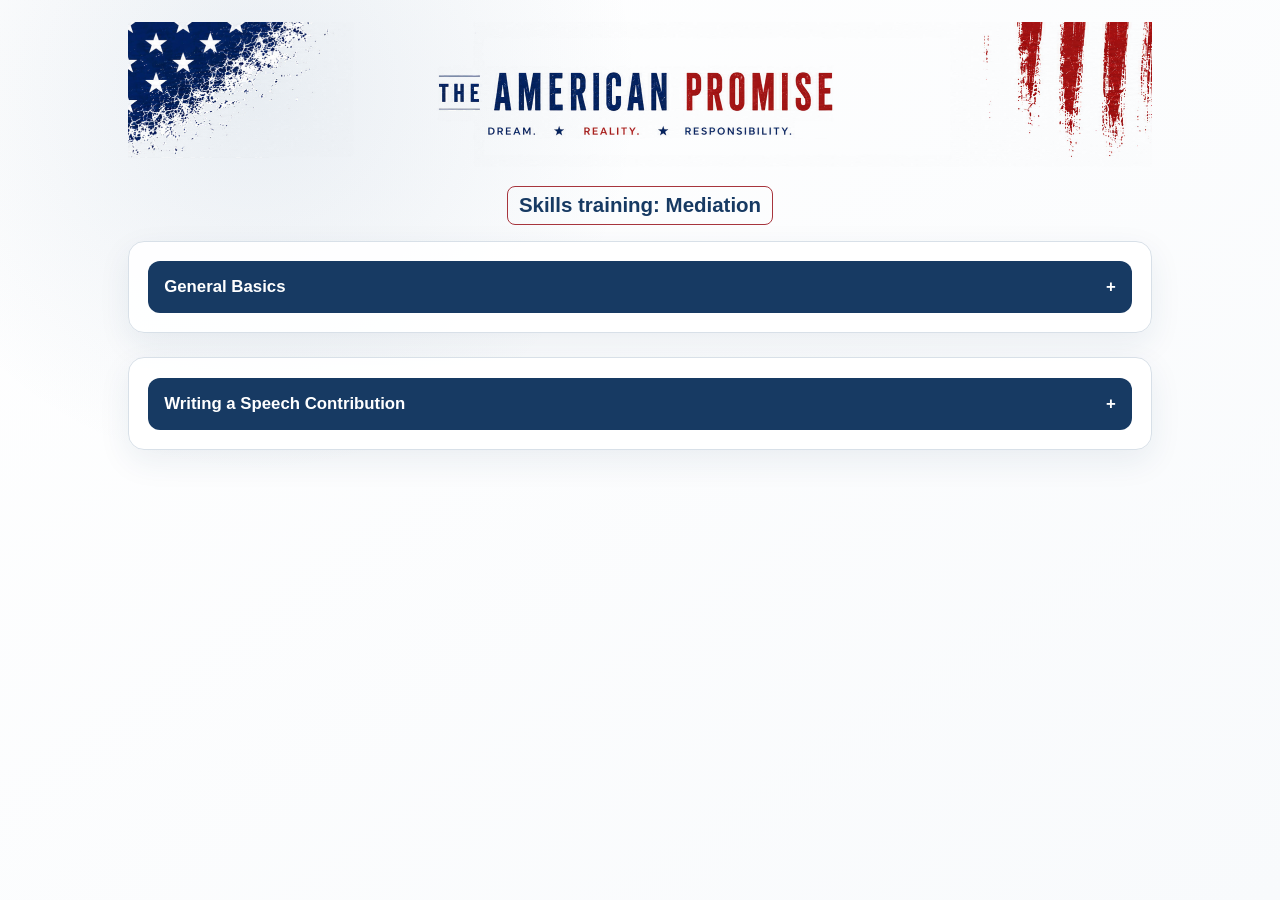
<file: american-promise/mediation/index.html>
<!doctype html>
<html lang="en">
<head>
  <meta charset="utf-8">
  <meta name="viewport" content="width=device-width,initial-scale=1">
  <meta name="theme-color" content="#173a63">
  <title>Skills training: Mediation</title>
  <link rel="stylesheet" href="../../assets/style.css?v=6">
  <style>
    .med-image-wrap{margin:.8rem 0 .15rem;text-align:center}
    .med-image{display:block;width:min(100%,50rem);height:auto;margin:0 auto;border:1px solid var(--line);border-radius:.55rem}
    .speech-steps{display:grid;gap:1rem;margin:.9rem 0 .2rem}
    .speech-step{display:grid;grid-template-columns:2.3rem 1fr;gap:.8rem;align-items:start;padding:.9rem 1rem;border:1px solid var(--line);border-left:.35rem solid var(--navy);background:#f8fafc}
    .speech-step:nth-child(2){border-left-color:var(--blue)}
    .speech-step:nth-child(3){border-left-color:#557aa1}
    .speech-number{display:grid;place-items:center;width:2rem;height:2rem;border-radius:50%;background:var(--navy);color:#fff;font-weight:850}
    .speech-step:nth-child(2) .speech-number{background:var(--blue)}
    .speech-step:nth-child(3) .speech-number{background:#557aa1}
    .speech-step h2{margin:.05rem 0 .35rem!important;color:var(--navy)!important;font-size:1.05rem!important}
    .speech-step p{margin:.28rem 0;color:var(--ink);line-height:1.5}
    .phrase-toggle{display:flex;align-items:center;justify-content:space-between;width:100%;margin-top:.65rem;padding:.58rem .72rem;border:1px solid #cfd8e2;border-left:.28rem solid var(--blue);border-radius:.38rem;background:#fff;color:var(--navy);font:inherit;font-weight:750;text-align:left;cursor:pointer}
    .phrase-toggle:hover{background:#f4f7fa}
    .phrase-toggle .phrase-symbol{font-size:1.05rem;line-height:1}
    .phrase-line{margin:0;padding:.65rem .75rem;border:1px solid #dbe2e9;border-top:0;border-left:.28rem solid var(--blue);border-radius:0 0 .38rem .38rem;background:#fff;color:#2f3d4c;line-height:1.5}
    .phrase-line.hidden{display:none}
    .phrase-line em{display:inline}
    .source-note{margin:.65rem 0 0;padding:.65rem .75rem;background:#eef2f6;border-left:.3rem solid var(--navy);color:var(--ink);line-height:1.48}
    .source-note strong{color:var(--navy)}
    @media(max-width:42rem){
      .speech-step{grid-template-columns:2rem 1fr;padding:.75rem}
      .speech-number{width:1.75rem;height:1.75rem;font-size:.85rem}
    }
  </style>
</head>
<body>
  <main class="shell unit-shell">
    <header class="unit-header">
      <img class="unit-banner" src="../../assets/american-promise-support-header.svg?v=2" alt="The American Promise – Support">
    </header>

    <h1 class="support-title">Skills training: Mediation</h1>

    <section class="accordion-stack" aria-label="Mediation support">
      <article class="support-card">
        <button class="reveal-button" type="button" aria-expanded="false" aria-controls="basics-panel">
          <span>General Basics</span><span aria-hidden="true">+</span>
        </button>
        <div class="accordion-content hidden" id="basics-panel">
          <div class="med-image-wrap">
            <img class="med-image" src="mediation-basics-v3.webp?v=4" loading="lazy" alt="How to Mediation – overview of task focus, addressee, text format and six mediation strategies">
          </div>
        </div>
      </article>

      <article class="support-card">
        <button class="reveal-button" type="button" aria-expanded="false" aria-controls="speech-panel">
          <span>Writing a Speech Contribution</span><span aria-hidden="true">+</span>
        </button>
        <div class="accordion-content hidden" id="speech-panel">
          <div class="speech-steps">

            <section class="speech-step">
              <span class="speech-number">1</span>
              <div>
                <h2>Opening · Connect with your audience</h2>
                <p>Address your listeners and connect your contribution directly to the communicative situation. Introduce the focus without writing an essay-style introduction.</p>
                <div class="source-note"><strong>Referring to the source:</strong> Always make clear where the information comes from, but integrate the German source naturally into the speaking situation. Do not use a TATTT-style introduction or line references.</div>
                <button class="phrase-toggle" type="button" aria-expanded="false" aria-controls="opening-phrases">
                  <span>Useful phrases</span><span class="phrase-symbol" aria-hidden="true">+</span>
                </button>
                <div class="phrase-line hidden" id="opening-phrases">
                  <em>Good morning everyone.</em> ·
                  <em>As part of today’s discussion on ..., I would like to focus on ...</em> ·
                  <em>To give you an idea of the situation in Germany, I would like to draw on an article published in ...</em> ·
                  <em>In a recent article in ..., [author] points out that ...</em> ·
                  <em>I recently read an article by [author] in ..., which highlights ...</em>
                </div>
              </div>
            </section>

            <section class="speech-step">
              <span class="speech-number">2</span>
              <div>
                <h2>Main Part · Convey the relevant information</h2>
                <p>Select and reorganise the information needed for the task. Group related ideas, explain unfamiliar cultural references where necessary and make the progression easy to follow for a listener.</p>
                <div class="source-note"><strong>Keep source and own voice apart:</strong> Report the source accurately and objectively. Do not add your own knowledge or opinion unless the task explicitly asks you to do so.</div>
                <button class="phrase-toggle" type="button" aria-expanded="false" aria-controls="main-phrases">
                  <span>Useful phrases</span><span class="phrase-symbol" aria-hidden="true">+</span>
                </button>
                <div class="phrase-line hidden" id="main-phrases">
                  <em>First of all, ...</em> ·
                  <em>Another important aspect is ...</em> ·
                  <em>The article also points out that ...</em> ·
                  <em>According to the study referred to in the article, ...</em> ·
                  <em>For those of you who may not be familiar with ..., ...</em> ·
                  <em>In Germany, ... refers to ...</em>
                </div>
              </div>
            </section>

            <section class="speech-step">
              <span class="speech-number">3</span>
              <div>
                <h2>Closing your contribution · Round off the situation</h2>
                <p>Bring your contribution to a natural and memorable close. Highlight the key takeaway, return to the discussion or thank your listeners. Do not add a new argument or suddenly introduce a personal judgement.</p>
                <div class="source-note"><strong>This is not an essay conclusion:</strong> The ending should fit the speaking situation rather than mechanically weighing up arguments.</div>
                <button class="phrase-toggle" type="button" aria-expanded="false" aria-controls="closing-phrases">
                  <span>Useful phrases</span><span class="phrase-symbol" aria-hidden="true">+</span>
                </button>
                <div class="phrase-line hidden" id="closing-phrases">
                  <em>What this shows is that ...</em> ·
                  <em>The key point to take away is that ...</em> ·
                  <em>So when we discuss ..., we should keep in mind that ...</em> ·
                  <em>I hope this has given you an idea of ...</em> ·
                  <em>Thank you for listening.</em>
                </div>
              </div>
            </section>

          </div>
        </div>
      </article>
    </section>
  </main>

  <script>
    document.querySelectorAll('.phrase-toggle').forEach((button) => {
      button.addEventListener('click', () => {
        const panel = document.getElementById(button.getAttribute('aria-controls'));
        const isOpen = button.getAttribute('aria-expanded') === 'true';
        button.setAttribute('aria-expanded', String(!isOpen));
        button.querySelector('.phrase-symbol').textContent = isOpen ? '+' : '−';
        panel.classList.toggle('hidden', isOpen);
      });
    });

    document.querySelectorAll('.reveal-button').forEach((button) => {
      button.addEventListener('click', () => {
        const panel = document.getElementById(button.getAttribute('aria-controls'));
        const isOpen = button.getAttribute('aria-expanded') === 'true';

        document.querySelectorAll('.reveal-button').forEach((other) => {
          if (other !== button) {
            other.setAttribute('aria-expanded','false');
            other.lastElementChild.textContent = '+';
            document.getElementById(other.getAttribute('aria-controls')).classList.add('hidden');
          }
        });

        button.setAttribute('aria-expanded', String(!isOpen));
        button.lastElementChild.textContent = isOpen ? '+' : '−';
        panel.classList.toggle('hidden', isOpen);
      });
    });
  </script>
</body>
</html>
</file>
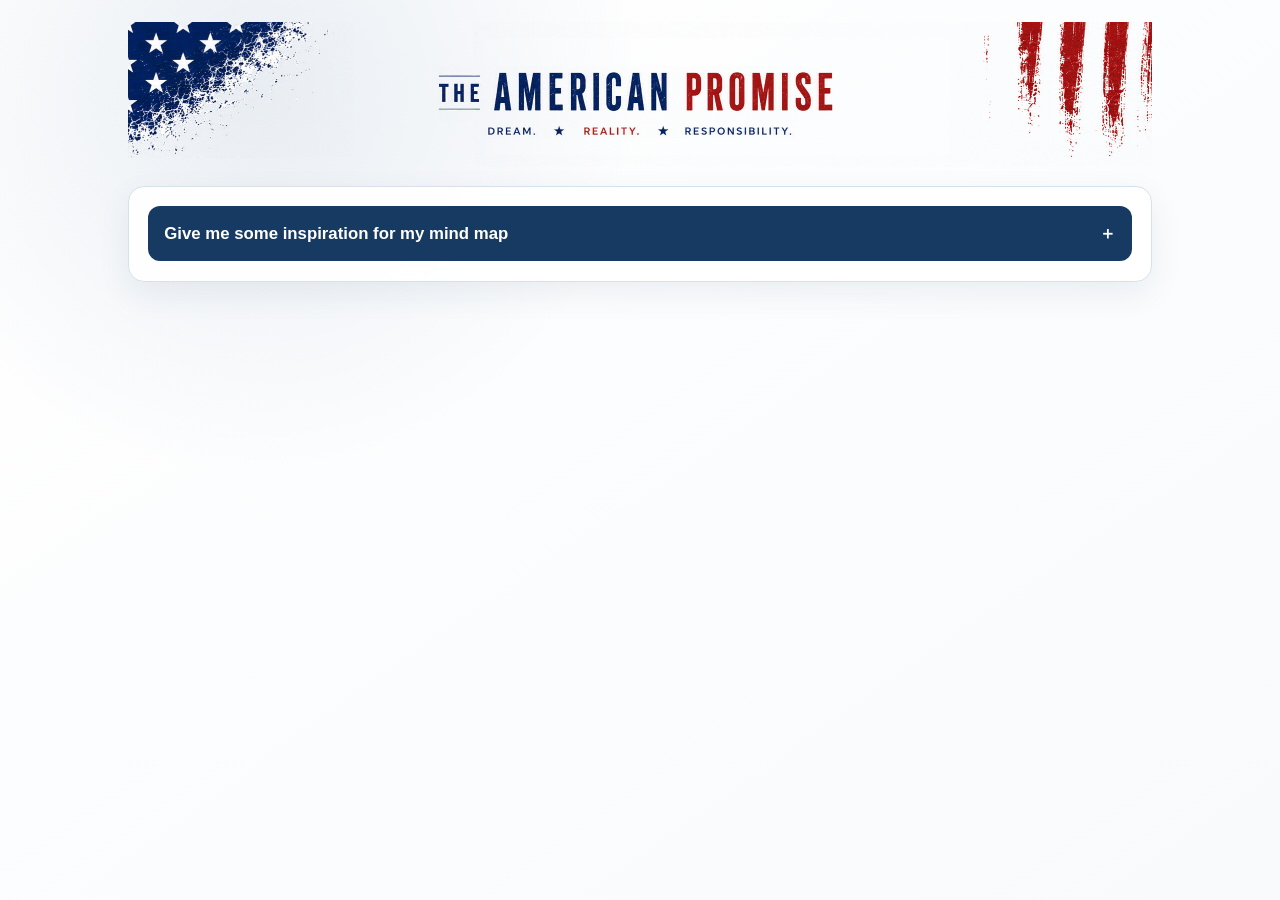
<file: american-promise/mindmap/index.html>
<!doctype html>
<html lang="en">
<head>
  <meta charset="utf-8">
  <meta name="viewport" content="width=device-width, initial-scale=1">
  <meta name="theme-color" content="#173a63">
  <title>Mind map inspiration · The American Promise</title>
  <link rel="stylesheet" href="../../assets/style.css?v=3">
</head>
<body class="support-page american-promise">
  <main class="shell unit-shell">
    <header class="unit-header">
      <img class="unit-banner" src="../../assets/american-promise-support-header.svg?v=2" alt="Support — The American Promise — Dream. Reality. Responsibility.">
    </header>
    <section class="reveal-panel">
      <button class="reveal-button" id="reveal" type="button" aria-expanded="false" aria-controls="inspiration">
        <span>Give me some inspiration for my mind map</span>
        <span aria-hidden="true">＋</span>
      </button>
      <div class="inspiration hidden" id="inspiration">
        <img src="[data-uri]" alt="A collage in the outline of the United States showing aspects of American history, politics, society, culture, values and current issues.">
        <p class="prompt">What do the individual images suggest about American history, politics, society and culture, values and myths, or current issues?</p>
      </div>
    </section>
  </main>
  <script>
    const button = document.querySelector('#reveal');
    const panel = document.querySelector('#inspiration');
    button.addEventListener('click', () => {
      const open = button.getAttribute('aria-expanded') === 'true';
      button.setAttribute('aria-expanded', String(!open));
      button.lastElementChild.textContent = open ? '＋' : '−';
      panel.classList.toggle('hidden', open);
    });
  </script>
</body>
</html>
</file>
<file: assets/style.css>
:root {
  --navy:#173a63; --blue:#315f8e; --red:#a7353d; --paper:#f8fafc;
  --ink:#172334; --muted:#5e6a78; --line:#d8e0e8; --white:#fff;
}
*{box-sizing:border-box}
body{margin:0;min-height:100vh;font-family:Inter,ui-sans-serif,-apple-system,BlinkMacSystemFont,"Segoe UI",sans-serif;color:var(--ink);background:
radial-gradient(circle at 20% 10%,rgba(49,95,142,.10),transparent 24rem),
linear-gradient(145deg,#fff,var(--paper))}
.shell{width:min(44rem,calc(100% - 2rem));margin:0 auto;padding:3rem 0 5rem}
.unit-shell{width:min(64rem,calc(100% - 2rem));padding-top:1.4rem}
.unit-header{margin:0 0 1.15rem}
.unit-banner{display:block;width:100%;height:auto}
.brand{border-top:.55rem solid var(--navy);padding:1.2rem 0 1.5rem}
.eyebrow,.label{font-size:.76rem;font-weight:800;letter-spacing:.16em;color:var(--red)}
h1{font-family:Georgia,serif;font-size:clamp(2rem,8vw,3.7rem);line-height:1.02;margin:.5rem 0 1rem;color:var(--navy)}
p{line-height:1.6;color:var(--muted)}
.card,.reveal-panel,.support-card{background:rgba(255,255,255,.94);border:1px solid var(--line);border-radius:1rem;padding:1.2rem;box-shadow:0 .7rem 2rem rgba(23,58,99,.08)}
.help-link,.reveal-button{width:100%;display:flex;align-items:center;justify-content:space-between;gap:1rem;border:0;border-radius:.75rem;padding:1rem;text-align:left;text-decoration:none;background:var(--navy);color:var(--white);cursor:pointer;font:inherit}
.help-link small{display:block;margin-top:.35rem;color:#dce7f1}
.reveal-button{font-weight:750;font-size:1.05rem}
.reveal-button:hover,.reveal-button:focus-visible,.help-link:hover,.help-link:focus-visible{background:var(--blue);outline:3px solid rgba(49,95,142,.22);outline-offset:3px}
.context{margin:0 0 1.4rem;padding:.85rem 1rem;border-left:.3rem solid var(--red);background:#fff}
.hidden{display:none}
.inspiration{margin-top:1rem}
.inspiration img{display:block;width:100%;height:auto;border-radius:.8rem;border:1px solid var(--line)}
.image-placeholder{display:grid;place-items:center;min-height:17rem;padding:2rem;border:2px dashed #aab8c7;border-radius:.8rem;background:#f3f6f9;text-align:center;color:var(--muted)}
.prompt{margin:.9rem 0 0;color:var(--ink);font-weight:650}
.back{display:inline-block;margin-top:1.5rem;color:var(--navy);font-weight:700}

.support-title{
  display:block;
  width:fit-content;
  max-width:100%;
  margin:.1rem auto 1rem;
  text-align:center;
  padding:.38rem .68rem;
  border:1.5px solid var(--red);
  border-radius:.5rem;
  font-family:inherit;
  font-size:clamp(1rem,2.1vw,1.28rem);
  font-weight:800;
  line-height:1.2;
  color:var(--navy);
}
.accordion-stack{display:grid;gap:1.5rem}
.accordion-content{padding:.55rem .05rem .05rem}
.accordion-content h2{margin:1.25rem 0 .65rem;font-size:1.05rem;font-weight:800;color:var(--ink)}
.accordion-content h2:first-child{margin-top:.9rem}
.accordion-content p{color:var(--ink)}
.table-wrap{overflow-x:auto;margin-top:1rem;border-radius:.15rem}
.support-table{width:100%;border-collapse:collapse;table-layout:fixed;font-size:.94rem;background:#f3f3f3}
.support-table th{padding:.58rem .7rem;background:var(--navy);color:#fff;text-align:center;font-weight:800;border:1px solid var(--red)}
.support-table th:first-child{width:27%}
.support-table td{padding:.68rem;vertical-align:top;border:1px solid #c7cdd5;line-height:1.48;background:#f3f3f3}
.support-table td:first-child{text-align:center;font-weight:800;color:var(--ink)}
.support-table em{color:#2f3d4c;font-style:italic}
.support-table strong{color:var(--navy);font-weight:800}
.function-table th:first-child{width:34%}
.keep-in-mind{margin:1rem 0;padding:.2rem 0;background:transparent}
.keep-in-mind>strong{color:var(--red);font-weight:800}
.keep-in-mind ul{margin:.5rem 0 0;padding:0;list-style:none}
.keep-in-mind li{position:relative;margin:.35rem 0;padding-left:1.25rem;line-height:1.45}
.keep-in-mind li::before{content:"★";position:absolute;left:0;top:.08rem;color:var(--navy);font-size:.76rem}
.keep-in-mind li strong{color:var(--navy);font-weight:800}
.example-intro{margin:.95rem 0 .2rem;font-weight:800}
.example-quote{margin:.35rem 0 1rem;padding:0;border:0;background:transparent;font-weight:800;color:var(--red)}
.connected-example{margin-top:1rem;padding:0;background:transparent;border:0}
.connected-example h2{margin:0 0 .5rem}
.connected-example p{margin:0;line-height:1.55}

@media (max-width:42rem){
  .shell{padding-top:1.5rem}
  .unit-shell{width:min(100% - 1rem,64rem);padding-top:.5rem}
  .unit-header{margin-bottom:.65rem}
  .card,.reveal-panel,.support-card{padding:.75rem}
  .reveal-button{font-size:1rem}
  .support-title{margin-bottom:.85rem;font-size:clamp(.95rem,4.2vw,1.08rem)}
  .accordion-stack{gap:1.1rem}
  .table-wrap{overflow:visible}
  .support-table,.support-table tbody,.support-table tr,.support-table td{display:block;width:100%}
  .support-table thead{display:none}
  .support-table tr{margin-bottom:.7rem;border:1px solid #c7cdd5;border-radius:.35rem;overflow:hidden}
  .support-table td{border:0;text-align:left}
  .support-table td+td{border-top:1px solid #c7cdd5}
  .support-table td:first-child{text-align:left;background:#e8edf3;color:var(--navy)}
}


/* Letter-to-the-editor support page */
.principle-list{margin:.8rem 0 0;padding-left:1.25rem}
.principle-list li{margin:.6rem 0;line-height:1.55}
.principle-list li::marker{color:var(--red)}
.principle-list strong{color:var(--navy);font-weight:800}
.editor-hint{margin:1rem 0 .25rem;padding:.85rem 1rem;border-left:.35rem solid var(--red);background:#eef2f6;color:var(--ink);line-height:1.5}
.editor-hint strong{color:var(--navy)}
.letter-layout{margin:1rem 0 .3rem;padding:1rem;border:1.5px solid var(--navy);background:#f0f0f0;color:var(--ink);font-size:.95rem}
.letter-meta{display:grid;grid-template-columns:1fr 1fr;gap:.45rem 1rem}
.letter-meta .right{text-align:right}
.letter-subject{margin:1.15rem 0 .9rem;font-weight:800}
.letter-subject em{font-weight:600}
.letter-salutation{margin:.8rem 0;font-style:italic;font-weight:700}
.writing-steps{display:grid;gap:.75rem;margin:.9rem 0}
.writing-step{display:grid;grid-template-columns:2.15rem 1fr;gap:.65rem;align-items:start}
.step-number{display:grid;place-items:center;width:2rem;height:2rem;border-radius:50%;background:var(--navy);color:#fff;font-size:.82rem;font-weight:850}
.writing-step:nth-child(2) .step-number{background:var(--red)}
.writing-step strong{color:var(--navy)}
.writing-step p{margin:0;color:var(--ink);line-height:1.5}
.letter-signature{margin:.9rem 0 0;font-style:italic}
.phrase-group{margin:1rem 0 0;padding:.9rem 1rem;border-left:.3rem solid var(--navy);background:#f3f3f3}
.phrase-group.is-red{border-left-color:var(--red)}
.phrase-heading{margin:0 0 .55rem!important;color:var(--navy)!important;font-size:1rem!important}
.phrase-group.is-red .phrase-heading{color:var(--red)!important}
.phrase-list{margin:0;padding:0;list-style:none}
.phrase-list li{position:relative;margin:.42rem 0;padding-left:1rem;color:#2f3d4c;font-style:italic;line-height:1.45}
.phrase-list li::before{content:"›";position:absolute;left:0;color:var(--red);font-style:normal;font-weight:900}
.language-note{margin:.95rem 0 .2rem;color:var(--ink)}
.language-note strong{color:var(--navy)}
@media (max-width:42rem){
  .letter-layout{padding:.75rem;font-size:.9rem}
  .letter-meta{grid-template-columns:1fr}
  .letter-meta .right{text-align:left}
  .writing-step{grid-template-columns:1.9rem 1fr;gap:.5rem}
  .step-number{width:1.75rem;height:1.75rem}
  .phrase-group{padding:.75rem}
}


/* Analysing-cartoons support page */
.cartoon-definition{margin:.9rem 0;padding:.9rem 1rem;border-left:.35rem solid var(--red);background:#eef2f6;color:var(--ink);line-height:1.55}
.cartoon-definition strong{color:var(--navy)}
.method-focus{margin:.9rem 0 .25rem;color:var(--navy);font-weight:800}
.question-list{margin:.55rem 0 0;padding-left:1.25rem}
.question-list li{margin:.48rem 0;line-height:1.5}
.question-list li::marker{color:var(--red)}
.technique-list{display:flex;flex-wrap:wrap;gap:.45rem;margin:.8rem 0 .25rem;padding:0;list-style:none}
.technique-list li{padding:.38rem .62rem;border:1px solid #b9c7d5;border-radius:999px;background:#fff;color:var(--navy);font-size:.9rem;font-weight:750}
.cartoon-tip{margin:1rem 0 .25rem;padding:.78rem .95rem;border:1px solid var(--line);border-left:.35rem solid var(--navy);background:#f8fafc;color:var(--ink);line-height:1.5}
.cartoon-tip strong{color:var(--red)}
.cartoon-contrast{display:grid;grid-template-columns:1fr 1fr;gap:.75rem;margin:.9rem 0 .2rem}
.cartoon-contrast>div{padding:.8rem .9rem;background:#f3f3f3;border-top:.25rem solid var(--navy)}
.cartoon-contrast>div:last-child{border-top-color:var(--red)}
.cartoon-contrast h2{margin:0 0 .35rem!important;color:var(--navy)!important;font-size:1rem!important}
.cartoon-contrast>div:last-child h2{color:var(--red)!important}
.cartoon-contrast p{margin:0;line-height:1.5}
@media (max-width:42rem){
  .cartoon-contrast{grid-template-columns:1fr}
  .technique-list{gap:.35rem}
  .technique-list li{font-size:.84rem}
}
</file>
